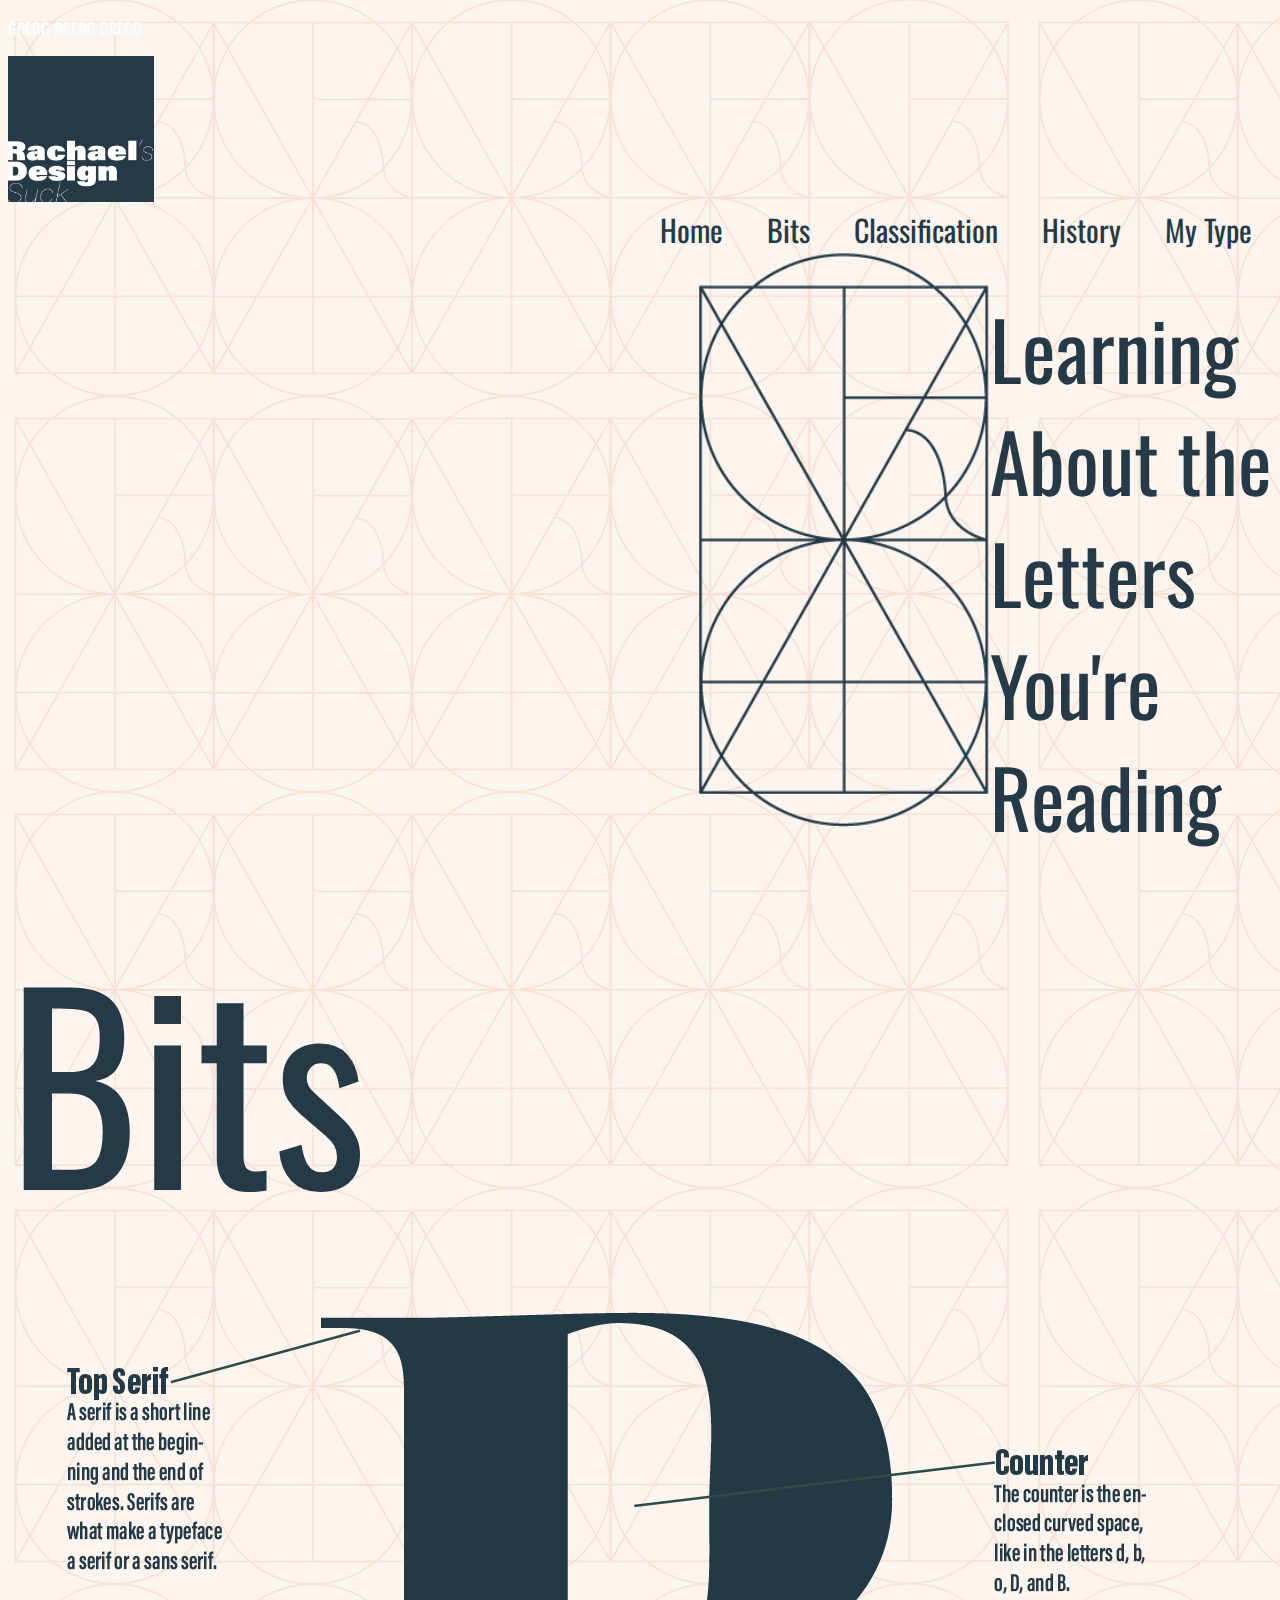
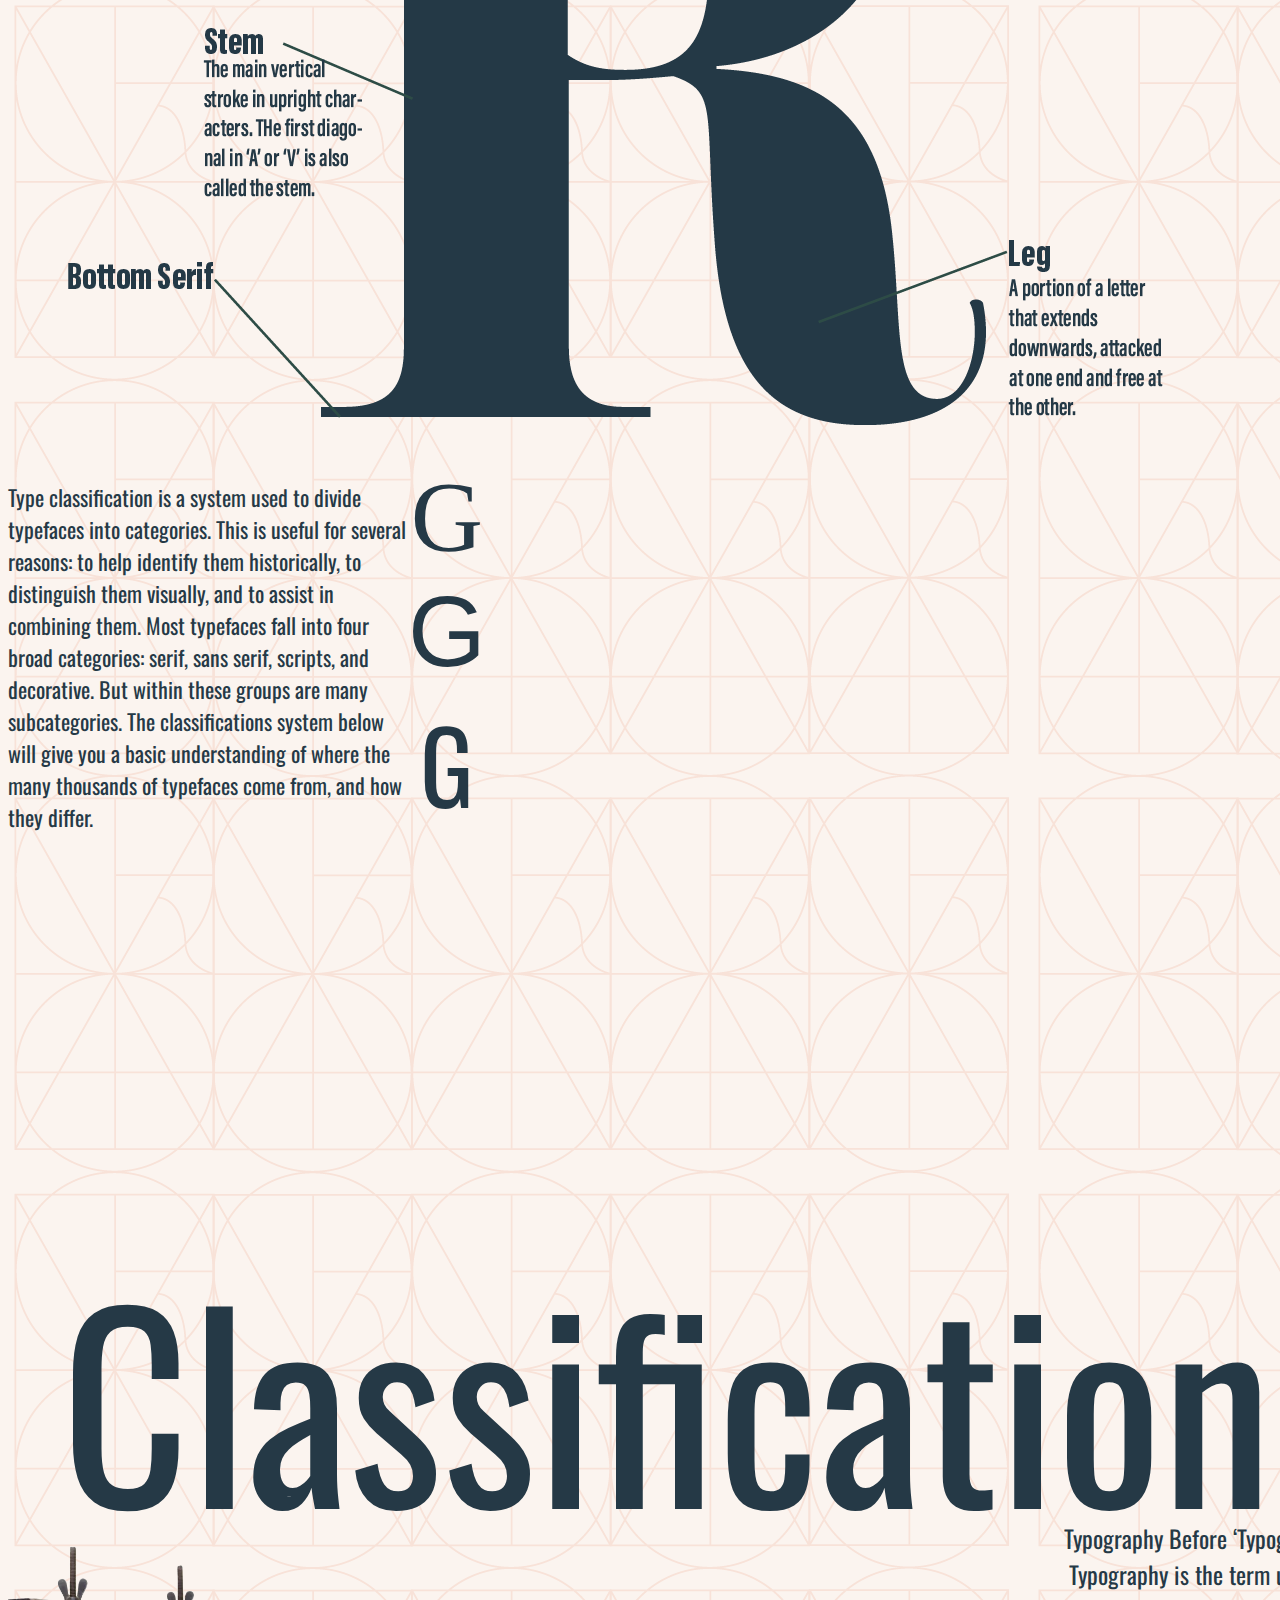
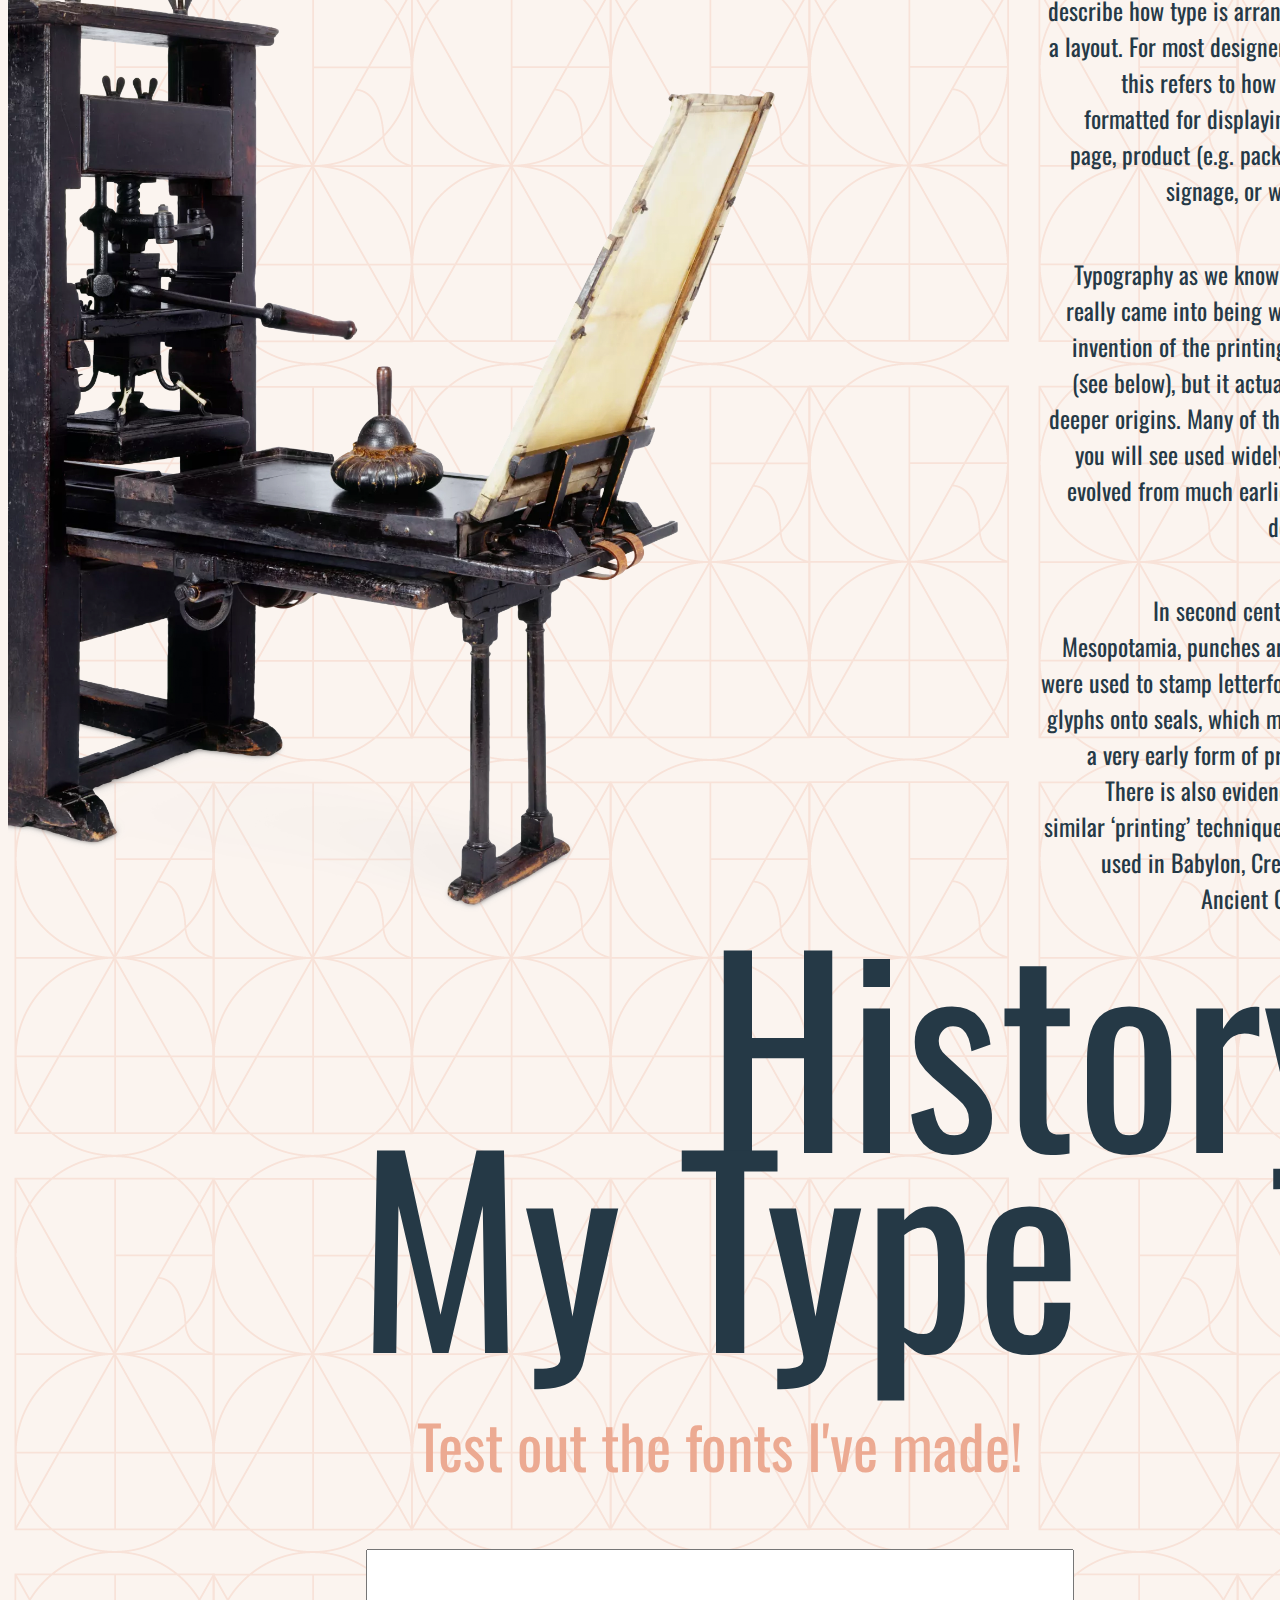
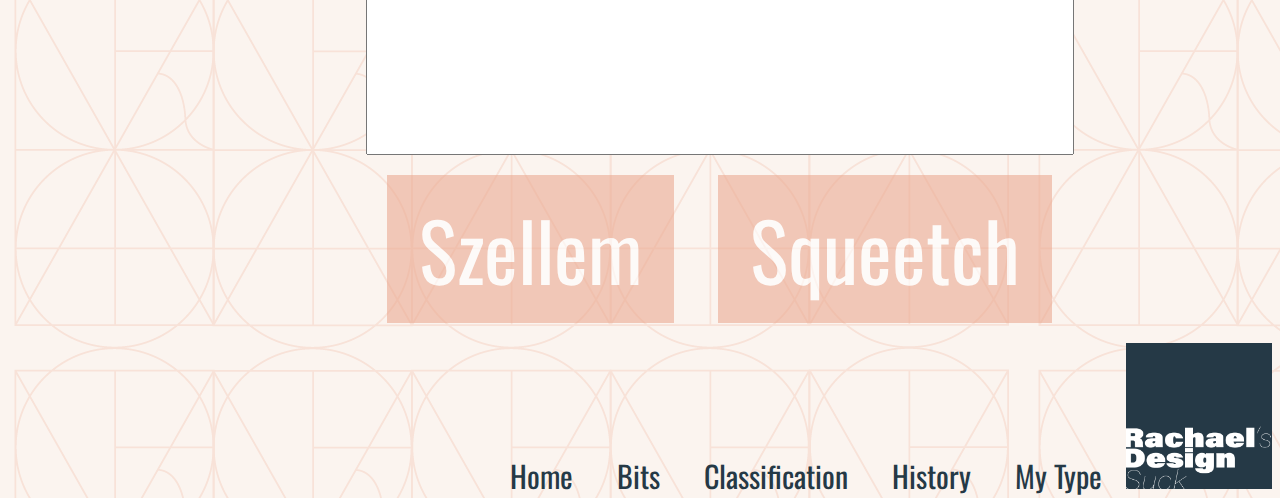
<file: LearningAboutTheLettersYoureReading/index.html>
<!DOCTYPE html>
<html>
    <head>
        <title>Learning About Letters</title>
    </head>
    <link href="css/styles.css" 
              type="text/css" 
              rel="stylesheet"/> <!-- link style sheet-->
    <link href="https://fonts.googleapis.com/css?family=Oswald" rel="stylesheet"> <!-- link style font -->
    <body>
        <div class="page">
            <p><font color="white">GREGG  GREGG  GREGG</font></p>
               <a href="index.html"><img src="img/rachaelsdesignssuck.png" width="146px"/></a> <!-- image header and link --> 

            <div class="navigation" > <!-- START navigation container-->
                <div id="nav"><a href="index.html">Home</a></div>           <div id="nav"><a href="Bits/bits.html">Bits</a></div>
                <div id="nav"><a href="Classification/classification.html">Classification</a></div>
                <div id="nav"><a href="History/history.html">History</a></div>
                <div id="nav"><a href="Mytype/mytype.html">My Type</a></div>
            </div><!-- END navigation container -->


            <div class="title"> <!--START title divs-->

                <div id="titlealign">
                    <p>Learnin<a href="img/gregg.jpg">g</a></p><p>About the </p><p>Letters</p><p>You're</p><p>Readin<a href="img/gregg2.jpg">g</a></p>
                </div>
                <img src="img/letterformImg-01.png" height="575px" align="right">
            </div> <!--END title divs-->

            <div class="bits"><!--BIT START-->
            <div class="bitpagetitle"><a href="bits.html">Bits</a></div>
            <img src="img/bits.png"></div><!--BIT END-->

            <div class="classification"><!--CLASSIFICATION START-->
                <div class="intro">
                        <p class="introtext">Type classification is a system used to divide typefaces into categories. This is useful for several reasons: to help identify them historically, to distinguish them visually, and to assist in combining them. Most typefaces fall into four broad categories: serif, sans serif, scripts, and decorative. But within these groups are many subcategories. The classifications system below will give you a basic understanding of where the many thousands of typefaces come from, and how they differ.</p>
                    <div class="letterr">
                         <div class="serif">
                             G
                         </div>
                         <div class="sansserif">
                             G
                         </div>
                         <div class="monospace">
                             <a href="grindex.html">G</a>
                         </div>
                    </div>

                    <!--video-->
                    <div class="video">
                        <iframe width="856" height="454" src="https://www.youtube.com/embed/wOgIkxAfJsk" frameborder="0" allow="accelerometer; autoplay; encrypted-media; gyroscope; picture-in-picture" allowfullscreen></iframe>

                    </div>
                </div>
                <div class="pagetitle"><a href="Classification/classification.html">Classification</a></div>
            </div><!--CLASSIFICATION END-->

            <div class="history"> <!--HISTORY START-->
                <img src="img/gutenSLut.png" align="left" width="800px" class="press"> 

            <p class="introbody">Typography Before ‘Typography’
                Typography is the term used to describe how type is arranged on a layout. For most designers now, this refers to how type is formatted for displaying on a page, product (e.g. packaging), signage, or website.</p>

            <p class="introbody">Typography as we know it only really came into being with the invention of the printing press (see below), but it actually has deeper origins. Many of the fonts you will see used widely today evolved from much earlier type designs.</p>

            <p class="introbody">In second century BC Mesopotamia, punches and dies were used to stamp letterforms or glyphs onto seals, which makes it a very early form of printing. There is also evidence that similar ‘printing’ techniques were used in Babylon, Crete, and Ancient Greece. </p>

            <div class="pagetitlehistory" align="left"><a href="History/history.html">History</a></div>
            </div> <!--HISTORY END-->
            <p> </p>

            <!--MY TYPE START-->
            <div class="mytypeindex" >
                <!--test fonts-->
                <div class="pagetitle" ><a href="Mytype/mytype.html">My Type</a></div>

                <p class="mytypetitle" align="center">Test out the fonts I've made!</p>
                <form class="typetest" align="center">

                    <input id="typetest" type="text" name="typetest">

                </form>

                <div class="button" align="center">
                <!--SZELLEMbutton-->    
                    <button id="typechange" onclick="mySzellem()">Szellem</button>

                <!--java-->
                    <script>
                        function mySzellem() {
                          document.getElementById("typetest").style.fontFamily = "szellemserif";
                        }
                    </script>
                
                <!--SZELLEM END-->
                
                <!--SQUEETCHbutton-->    
                    <button id="typechange" onclick="mySqueetch()">Squeetch</button>

                    <!--java-->
                    <script>
                        function mySqueetch() {
                            document.getElementById("typetest").style.fontFamily = "squeetchsans";
                            }
                    </script>
                <!--SQUEETCH END-->
                </div>
            </div>
            <!--NAVIGATION FOOTER START-->
            <div class="navigationfoot" > <!-- START navigation container-->
                <div id="nav"><a href="index.html">Home</a></div>           <div id="nav"><a href="Bits/bits.html">Bits</a></div>
                <div id="nav"><a href="Classification/classification.html">Classification</a></div>
                <div id="nav"><a href="History/history.html">History</a></div>
                <div id="nav"><a href="Mytype/mytype.html">My Type</a></div>
                <a href="index.html"><img src="img/rachaelsdesignssuck.png" width="146px"/></a> <!-- image header and link -->
            </div><!-- END navigation container -->
        </div>
    </body>
</html>
</file>
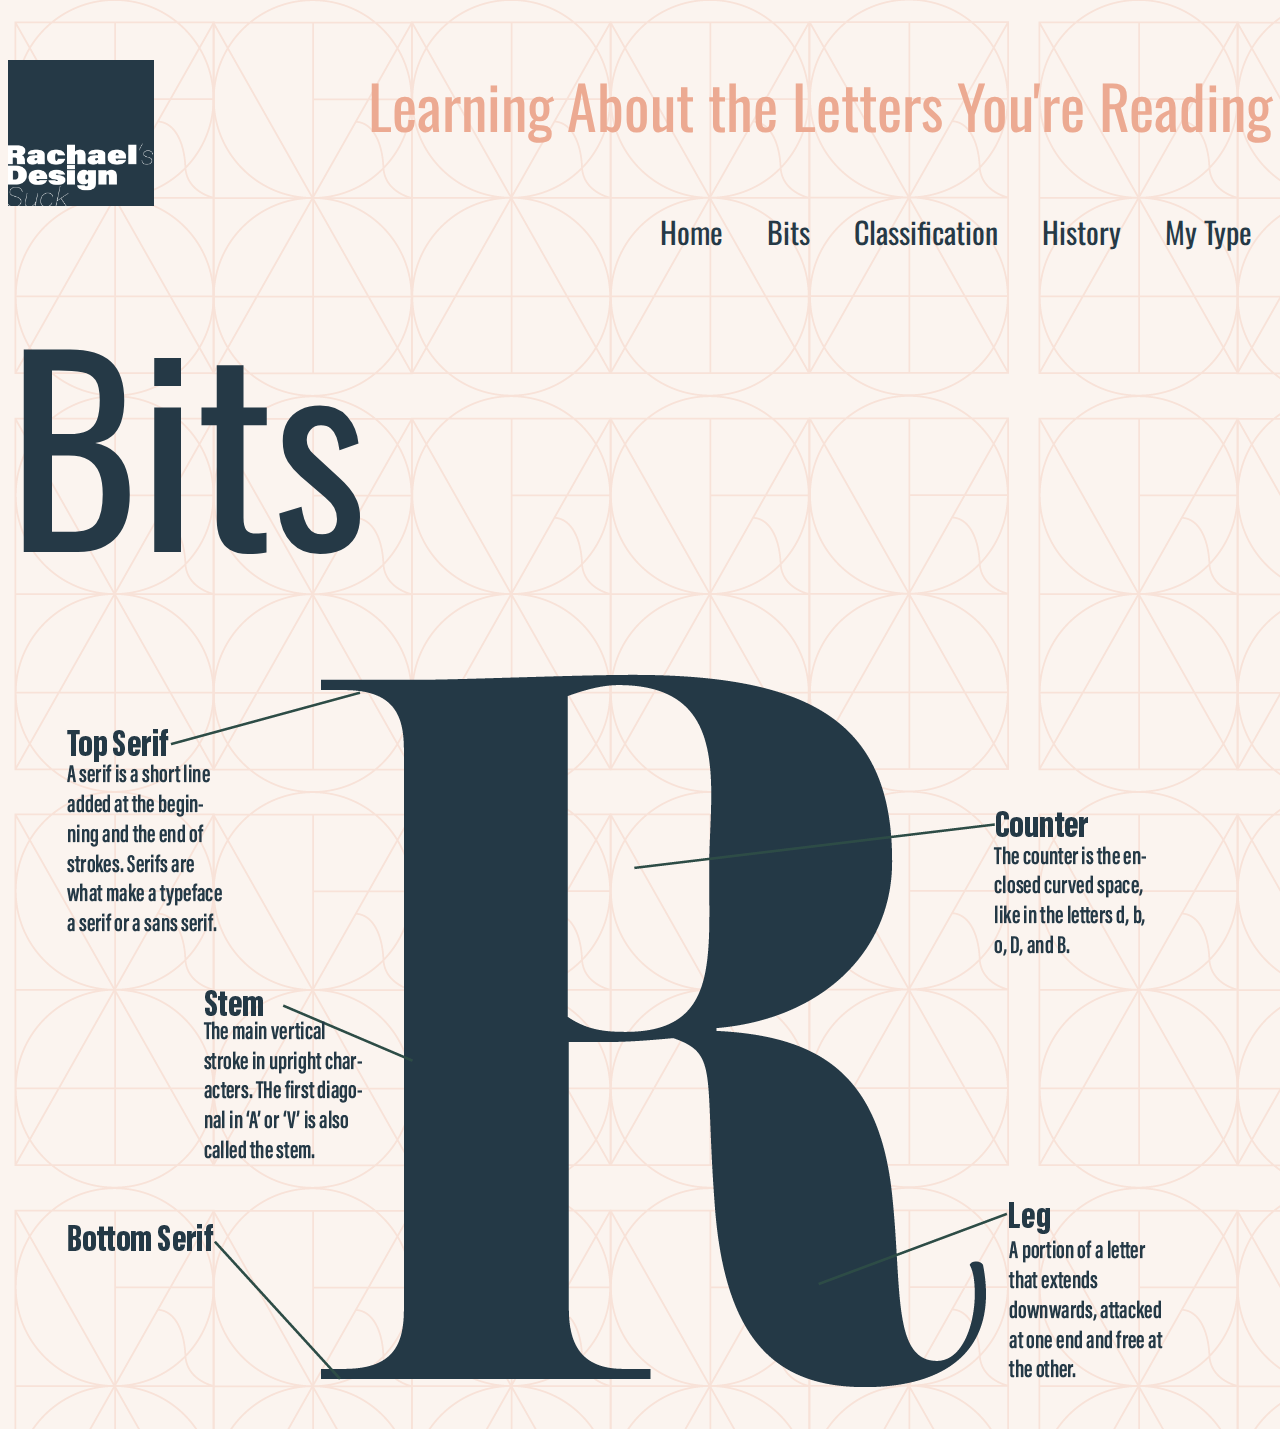
<file: LearningAboutTheLettersYoureReading/bits/bits.html>
<!DOCTYPE html>
<html>
    <head>
        <title>Bits</title>
    </head>
    <link href="css/styles.css" 
              type="text/css" 
              rel="stylesheet"/> <!-- link style sheet-->
    <link href="https://fonts.googleapis.com/css?family=Oswald" rel="stylesheet"> <!-- link style font -->
    <body>

           <a href="../index.html"><img src="img/rachaelsdesignssuck.png" width="146px" align="left"/></a>
            <!-- image header and link --> 
            <p align="right">Learning About the Letters You're Reading</p>
        
 
        <div class="navigation" > <!-- START navigation container-->
            <div id="nav"><a href="../index.html">Home</a></div>           <div id="nav"><a href="bits.html">Bits</a></div>
            <div id="nav"><a href="../Classification/classification.html">Classification</a></div>
            <div id="nav"><a href="../History/history.html">History</a></div>
            <div id="nav"><a href="../Mytype/mytype.html">My Type</a></div>
        </div><!-- END navigation container -->
       
        <div class="pagetitle"><a href="bits.html">Bits</a></div>
        <img src="img/bits.png">
        
    </body>
</html>
</file>
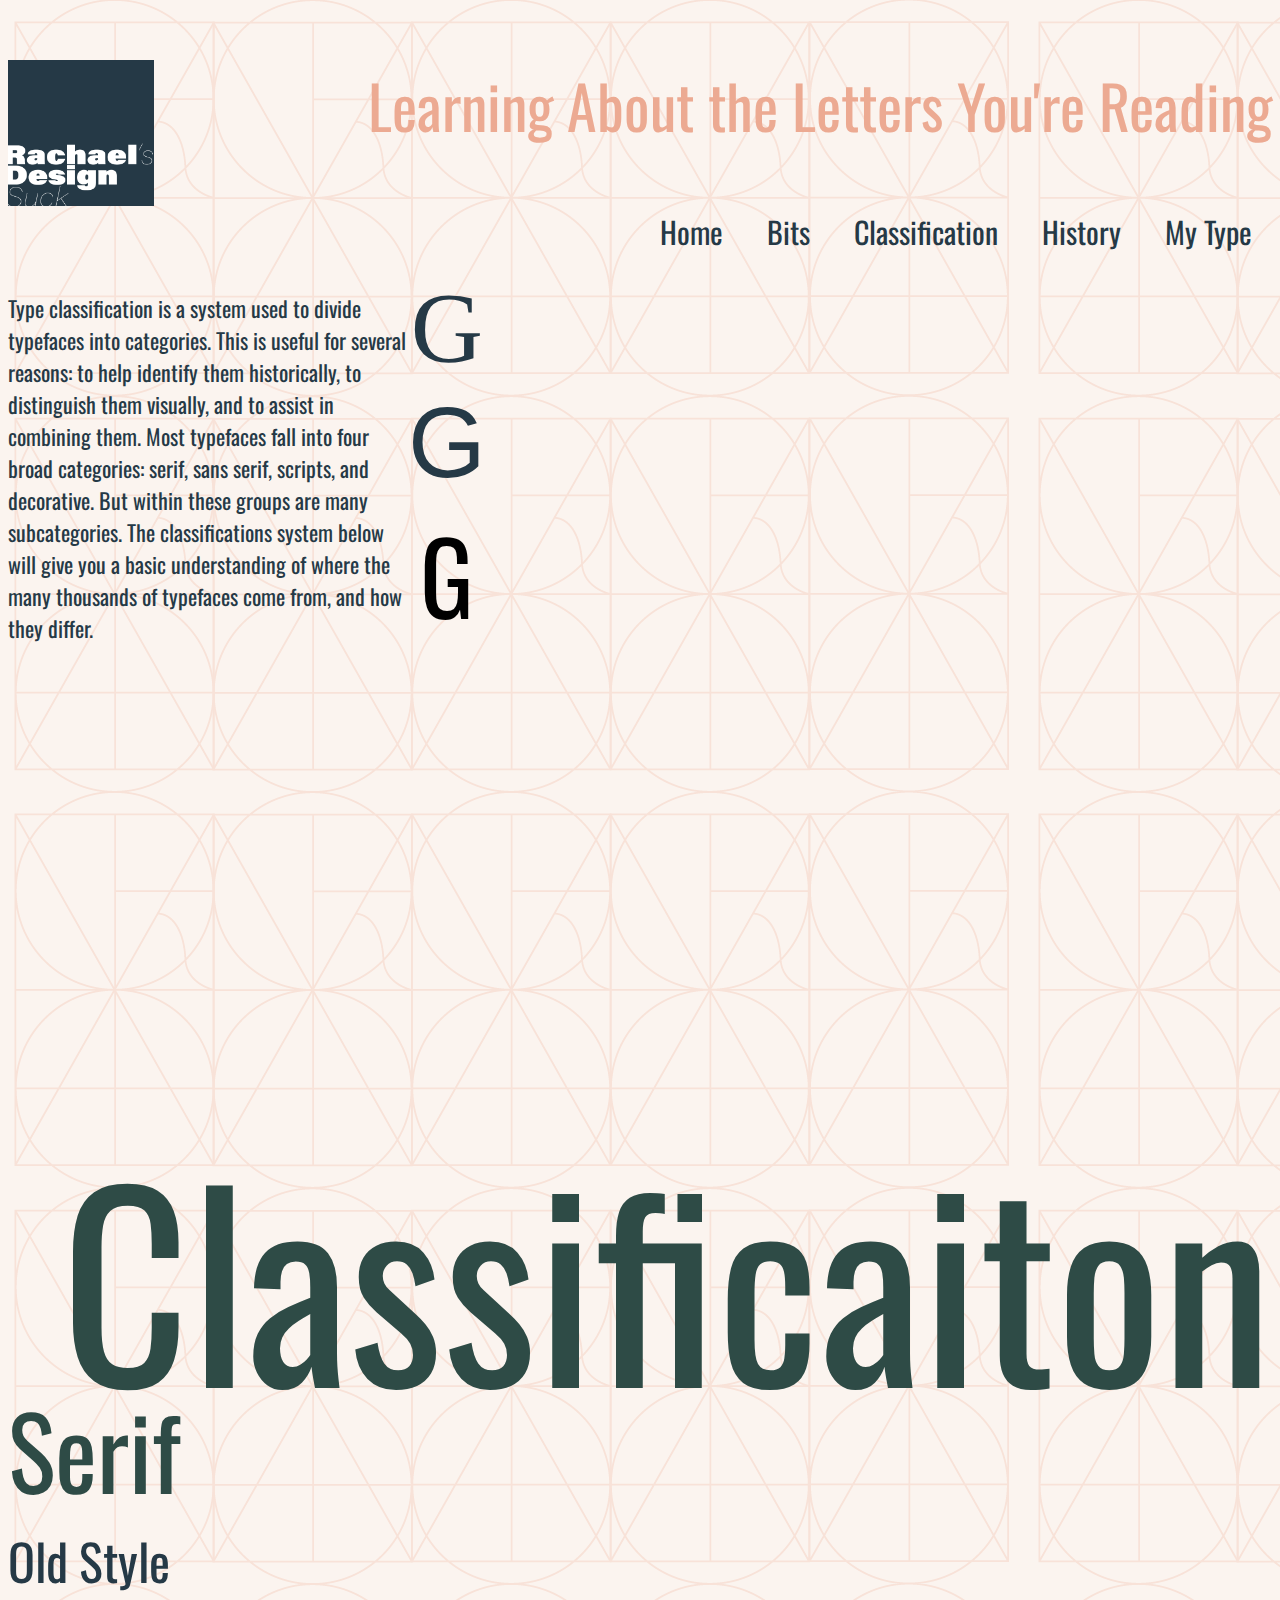
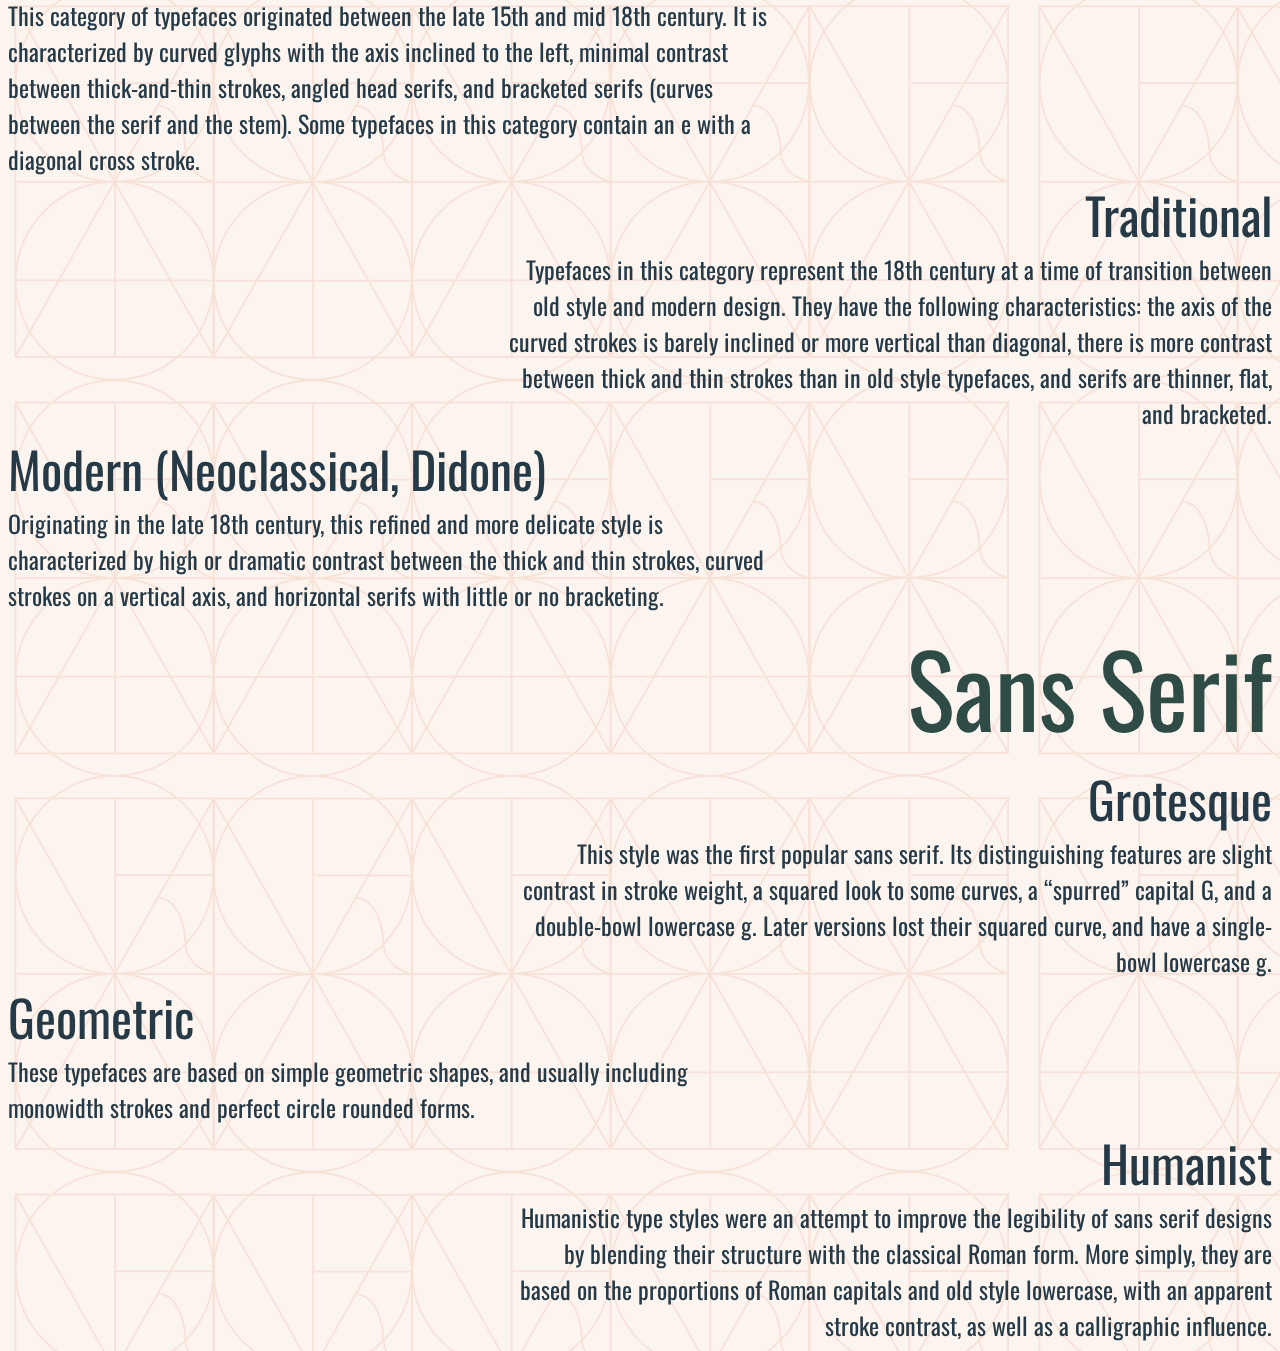
<file: LearningAboutTheLettersYoureReading/classification/classification.html>
<!DOCTYPE html>
<html>
    <head>
        <title>Classification</title>
     </head>
    <link href="css/styles.css" 
              type="text/css" 
              rel="stylesheet"/> <!-- link style sheet-->
    <link href="https://fonts.googleapis.com/css?family=Oswald" rel="stylesheet"> <!-- link style font -->
    <body>

           <a href="../index.html"><img src="img/rachaelsdesignssuck.png" width="146px" align="left"/></a>
            <!-- image header and link --> 
            <p class="title "align="right">Learning About the Letters You're Reading</p>
 
        <div class="navigation" > <!-- START navigation container-->
            <div id="nav"><a href="../index.html">Home</a></div>           <div id="nav"><a href="../Bits/bits.html">Bits</a></div>
            <div id="nav"><a href="classification.html">Classification</a></div>
            <div id="nav"><a href="../History/history.html">History</a></div>
            <div id="nav"><a href="../Mytype/mytype.html">My Type</a></div>
            <p></p>
        </div><!-- END navigation container -->
        
        <!--intro-->
        <div class="intro">
                <p class="introtext">Type classification is a system used to divide typefaces into categories. This is useful for several reasons: to help identify them historically, to distinguish them visually, and to assist in combining them. Most typefaces fall into four broad categories: serif, sans serif, scripts, and decorative. But within these groups are many subcategories. The classifications system below will give you a basic understanding of where the many thousands of typefaces come from, and how they differ.</p>
            <div class="letterr">
                 <div class="serif">
                     G
                 </div>
                 <div class="sansserif">
                     G
                 </div>
                 <div class="monospace">
                     G
                 </div>
            </div>
            
            <!--video-->
            <div class="video">
                <iframe width="896" height="504" src="https://www.youtube.com/embed/wOgIkxAfJsk" frameborder="0" allow="accelerometer; autoplay; encrypted-media; gyroscope; picture-in-picture" allowfullscreen></iframe>

            </div>
        </div>
        <!--PAGE TITLE-->
        <div class="pagetitle">Classificaiton</div>
        <div class="subtitle">Serif</div>
        <div class="subsubtitle">Old Style</div>
        <div class="bodytext">This category of typefaces originated between the late 15th and mid 18th century. It is characterized by curved glyphs with the axis inclined to the left, minimal contrast between thick-and-thin strokes, angled head serifs, and bracketed serifs (curves between the serif and the stem). Some typefaces in this category contain an e with a diagonal cross stroke.</div>
        
        <div class="subsubtitle" align="right">Traditional</div>
        <div class="bodytextright" align="right">Typefaces in this category represent the 18th century at a time of transition between old style and modern design. They have the following characteristics: the axis of the curved strokes is barely inclined or more vertical than diagonal, there is more contrast between thick and thin strokes than in old style typefaces, and serifs are thinner, flat, and bracketed.</div>
        
        <div class="subsubtitle">Modern (Neoclassical, Didone)</div>
        <div class="bodytext">Originating in the late 18th century, this refined and more delicate style is characterized by high or dramatic contrast between the thick and thin strokes, curved strokes on a vertical axis, and horizontal serifs with little or no bracketing.</div>
        
        <div class="subtitle" align="right">Sans Serif</div>
        <div class="subsubtitle" align="right">Grotesque</div>
        <div class="bodytextright" align="right">This style was the first popular sans serif. Its distinguishing features are slight contrast in stroke weight, a squared look to some curves, a “spurred” capital G, and a double-bowl lowercase g. Later versions lost their squared curve, and have a single-bowl lowercase g.</div>
        
        <div class="subsubtitle">Geometric</div>
        <div class="bodytext">These typefaces are based on simple geometric shapes, and usually including monowidth strokes and perfect circle rounded forms.</div>
        
        <div class="subsubtitle" align="right">Humanist</div>
        <div class="bodytextright" align="right">Humanistic type styles were an attempt to improve the legibility of sans serif designs by blending their structure with the classical Roman form. More simply, they are based on the proportions of Roman capitals and old style lowercase, with an apparent stroke contrast, as well as a calligraphic influence.</div>
        
        
    </body>
</html>
</file>
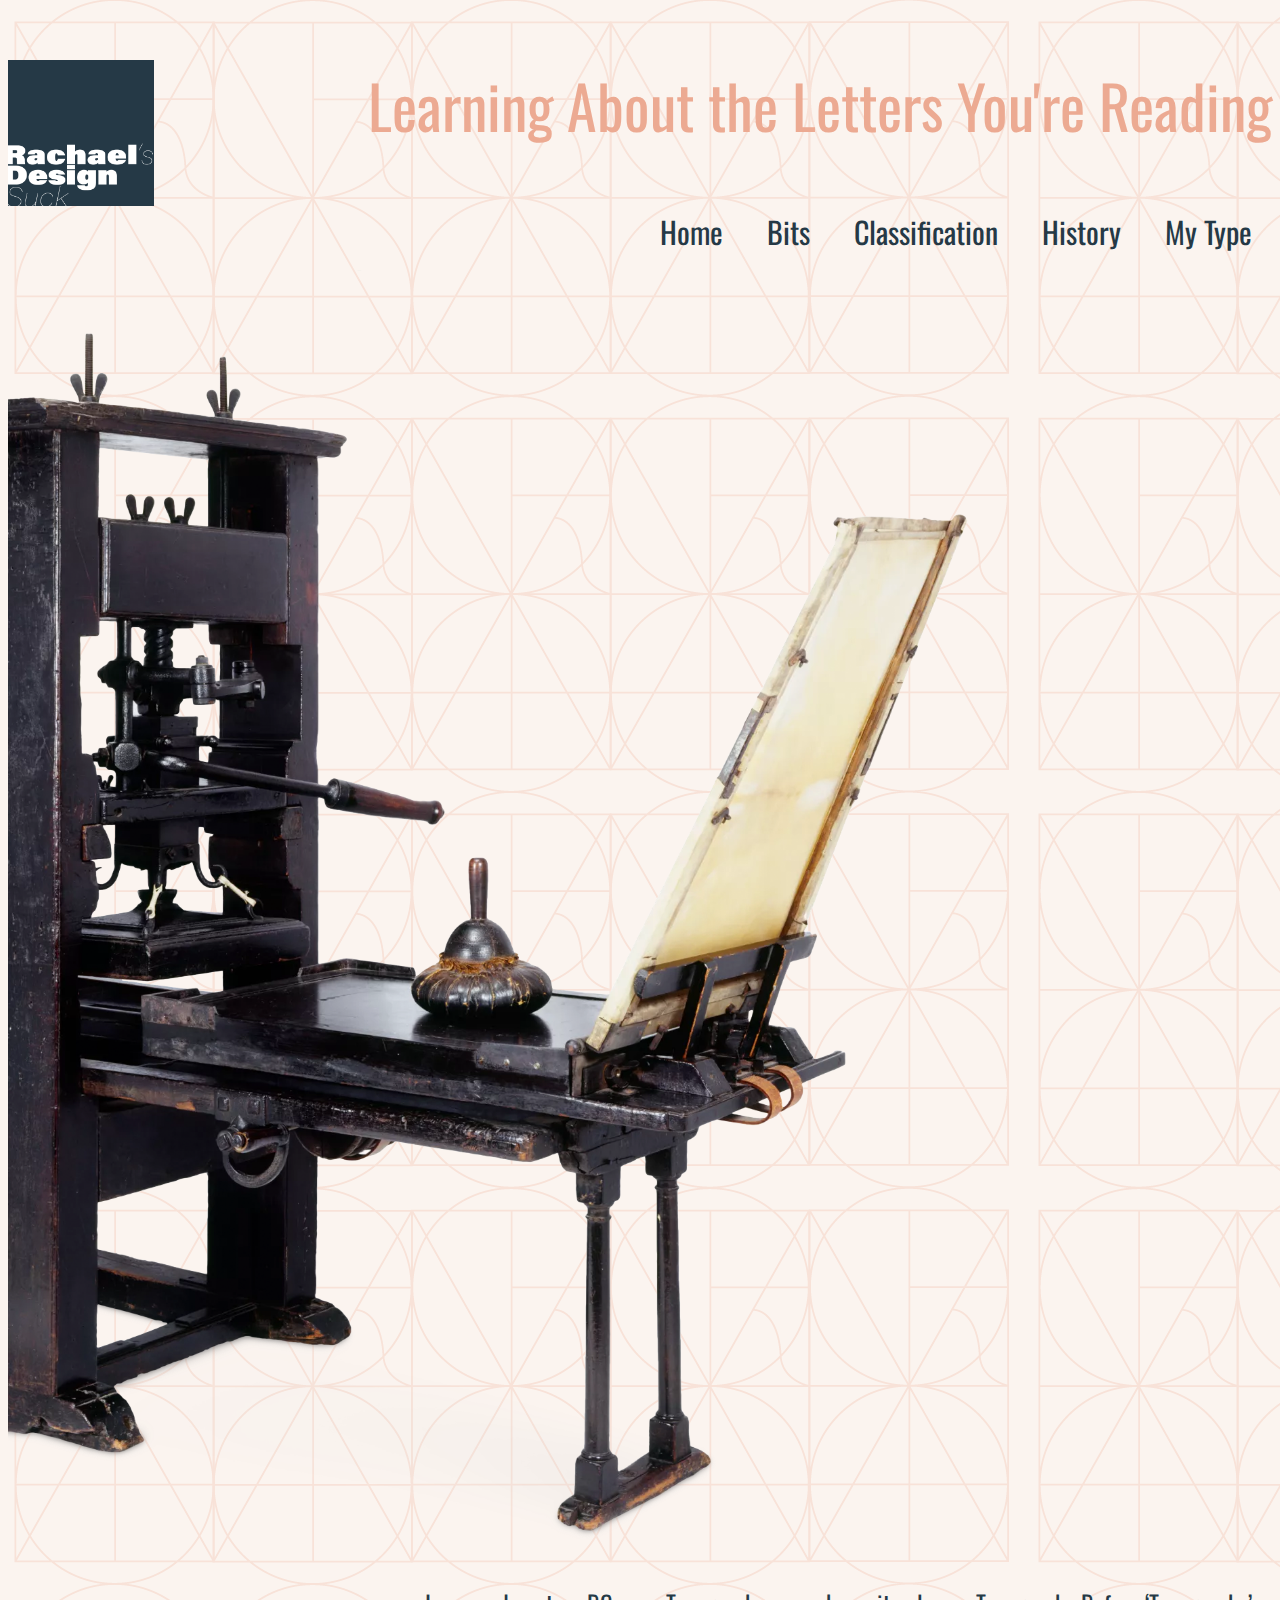
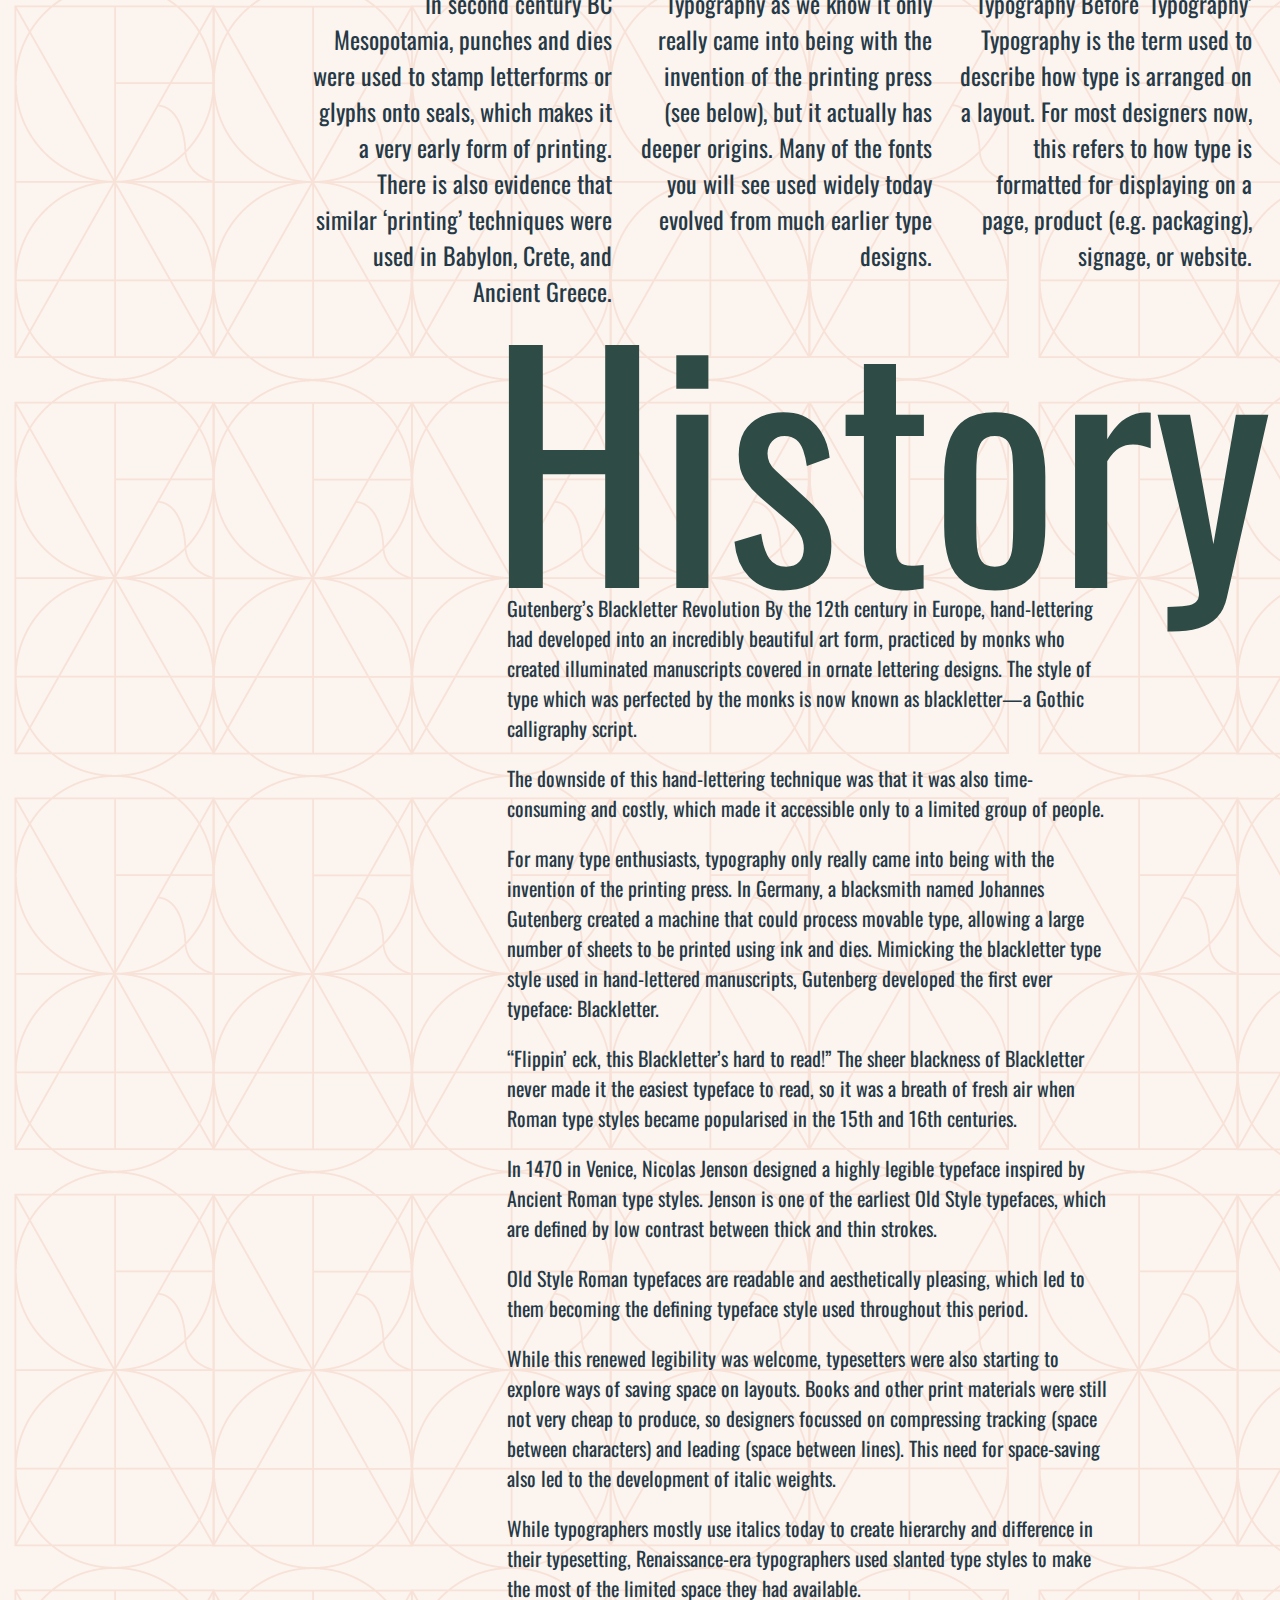
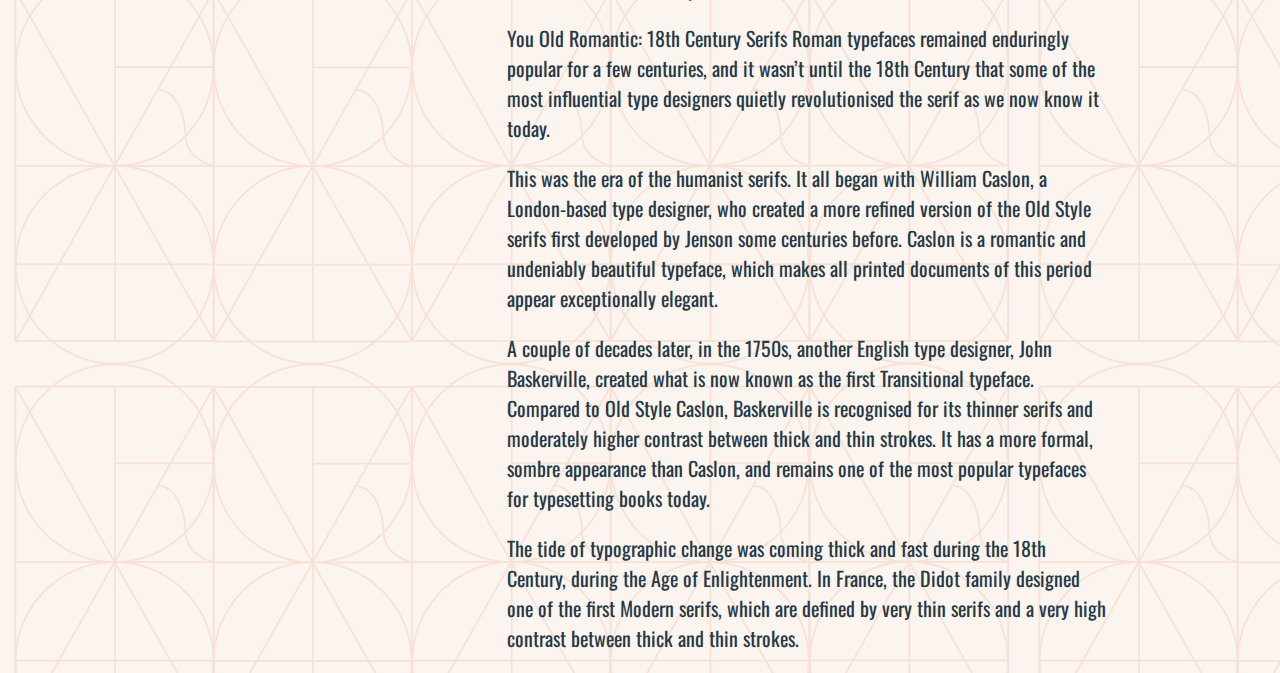
<file: LearningAboutTheLettersYoureReading/history/history.html>
<!DOCTYPE html>
<html>
    <head>
        <title>History</title>
    </head>
    <link href="css/styles.css" 
              type="text/css" 
              rel="stylesheet"/> <!-- link style sheet-->
    <link href="https://fonts.googleapis.com/css?family=Oswald" rel="stylesheet"> <!-- link style font -->
    <body>

           <a href="../index.html"><img src="img/rachaelsdesignssuck.png" width="146px" align="left"/></a>
            <!-- image header and link --> 
            <p class="title" align="right">Learning About the Letters You're Reading</p>
 
        <div class="navigation" > <!-- START navigation container-->
            <div id="nav"><a href="../index.html">Home</a></div>           <div id="nav"><a href="../Bits/bits.html">Bits</a></div>
            <div id="nav"><a href="../Classification/classification.html">Classification</a></div>
            <div id="nav"><a href="history.html">History</a></div>
            <div id="nav"><a href="../Mytype/mytype.html">My Type</a></div>
        </div><!-- END navigation container -->
        <p></p>
        <img src="img/gutenberg.png" align="left" width="1000px" class="press"> 
        
        <p class="introbody">Typography Before ‘Typography’
            Typography is the term used to describe how type is arranged on a layout. For most designers now, this refers to how type is formatted for displaying on a page, product (e.g. packaging), signage, or website.</p>

        <p class="introbody">Typography as we know it only really came into being with the invention of the printing press (see below), but it actually has deeper origins. Many of the fonts you will see used widely today evolved from much earlier type designs.</p>

        <p class="introbody">In second century BC Mesopotamia, punches and dies were used to stamp letterforms or glyphs onto seals, which makes it a very early form of printing. There is also evidence that similar ‘printing’ techniques were used in Babylon, Crete, and Ancient Greece. </p>
        
        <div class="pagetitle">History</div>
        
        <div class="bodytext">
            <p>Gutenberg’s Blackletter Revolution
            By the 12th century in Europe, hand-lettering had developed into an incredibly beautiful art form, practiced by monks who created illuminated manuscripts covered in ornate lettering designs. The style of type which was perfected by the monks is now known as blackletter—a Gothic calligraphy script.</p>
            <p>The downside of this hand-lettering technique was that it was also time-consuming and costly, which made it accessible only to a limited group of people.</p>

            <p>For many type enthusiasts, typography only really came into being with the invention of the printing press. In Germany, a blacksmith named Johannes Gutenberg created a machine that could process movable type, allowing a large number of sheets to be printed using ink and dies. Mimicking the blackletter type style used in hand-lettered manuscripts, Gutenberg developed the first ever typeface: Blackletter. </p>

            <p>“Flippin’ eck, this Blackletter’s hard to read!”
            The sheer blackness of Blackletter never made it the easiest typeface to read, so it was a breath of fresh air when Roman type styles became popularised in the 15th and 16th centuries. </p>

            <p>In 1470 in Venice, Nicolas Jenson designed a highly legible typeface inspired by Ancient Roman type styles. Jenson is one of the earliest Old Style typefaces, which are defined by low contrast between thick and thin strokes.</p>

            <p>Old Style Roman typefaces are readable and aesthetically pleasing, which led to them becoming the defining typeface style used throughout this period. </p>

            <p>While this renewed legibility was welcome, typesetters were also starting to explore ways of saving space on layouts. Books and other print materials were still not very cheap to produce, so designers focussed on compressing tracking (space between characters) and leading (space between lines). This need for space-saving also led to the development of italic weights. </p>

            <p>While typographers mostly use italics today to create hierarchy and difference in their typesetting, Renaissance-era typographers used slanted type styles to make the most of the limited space they had available.</p>

            <p>You Old Romantic: 18th Century Serifs
            Roman typefaces remained enduringly popular for a few centuries, and it wasn’t until the 18th Century that some of the most influential type designers quietly revolutionised the serif as we now know it today. </p>

            <p>This was the era of the humanist serifs. It all began with William Caslon, a London-based type designer, who created a more refined version of the Old Style serifs first developed by Jenson some centuries before. Caslon is a romantic and undeniably beautiful typeface, which makes all printed documents of this period appear exceptionally elegant. </p>

            <p>A couple of decades later, in the 1750s, another English type designer, John Baskerville, created what is now known as the first Transitional typeface. Compared to Old Style Caslon, Baskerville is recognised for its thinner serifs and moderately higher contrast between thick and thin strokes. It has a more formal, sombre appearance than Caslon, and remains one of the most popular typefaces for typesetting books today. </p>

            <p>The tide of typographic change was coming thick and fast during the 18th Century, during the Age of Enlightenment. In France, the Didot family designed one of the first Modern serifs, which are defined by very thin serifs and a very high contrast between thick and thin strokes.</p>
        </div>

    </body>
</html>
</file>
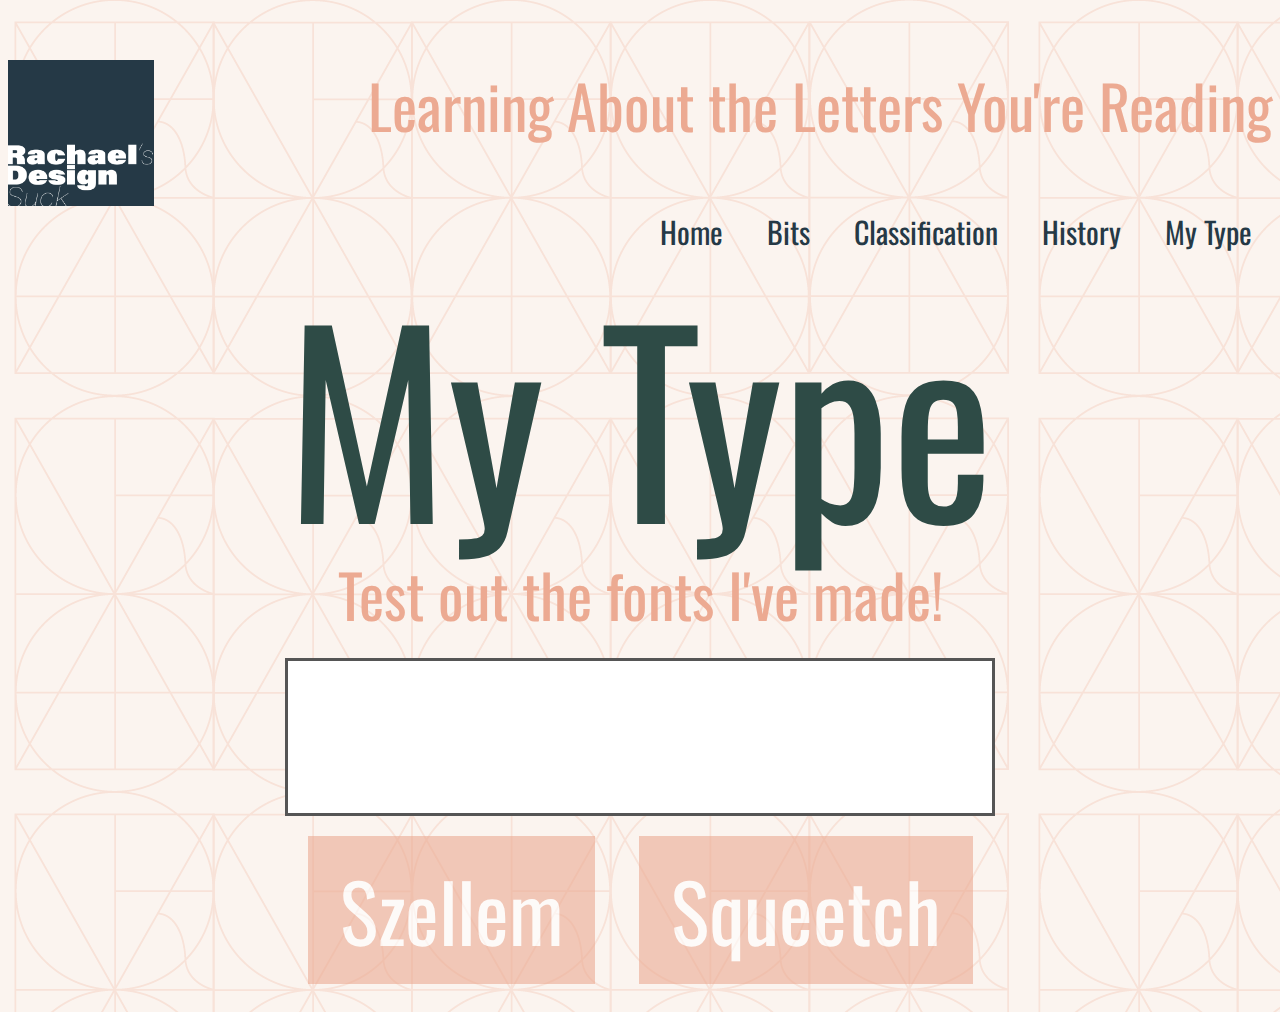
<file: LearningAboutTheLettersYoureReading/mytype/mytype.html>
<!DOCTYPE html>
<html>
    <head>
        <title>My Type</title>
    </head>
    <link href="css/styles.css" 
              type="text/css" 
              rel="stylesheet"/> <!-- link style sheet-->
    <link href="https://fonts.googleapis.com/css?family=Oswald" rel="stylesheet"> <!-- link style font -->
    <body>
           <a href="../index.html"><img src="img/rachaelsdesignssuck.png" width="146px" align="left"/></a>
            <!-- image header and link --> 
            <p align="right">Learning About the Letters You're Reading</p>
 
        <div class="navigation" > <!-- START navigation container-->
            <div id="nav"><a href="../index.html">Home</a></div>           <div id="nav"><a href="../Bits/bits.html">Bits</a></div>
            <div id="nav"><a href="../Classification/classification.html">Classification</a></div>
            <div id="nav"><a href="../History/history.html">History</a></div>
            <div id="nav"><a href="mytype.html">My Type</a></div>
        </div><!-- END navigation container -->
        
        
        <!--test fonts-->
        <p class="greentitle">My Type</p>
        <p class="testtitle" align="center">Test out the fonts I've made!</p>
        <form class="typetest" align="center">
  
            <input id="typetest" type="text" name="typetest" autofocus>
  
        </form>

        <div class="button" align="center">
        <!--SZELLEMbutton-->    
            <button id="szellemtypechange" onclick="mySzellem()">Szellem</button>
            
        <!--java-->
            <script>
                function mySzellem() {
                  document.getElementById("typetest").style.fontFamily = "Szellem";
                }
            </script>
        <!--SZELLEM END-->
            
        <!--SQUEETCHbutton-->    
            <button id="squeetchtypechange" onclick="mySqueetch()">Squeetch</button>
            
                <!--java-->
            <script>
                function mySqueetch() {
                    document.getElementById("typetest").style.fontFamily = "Squeetch Sans";
                    }
            </script>
        <!--SQUEETCH END-->

        </div>
    </body>
</html>
</file>
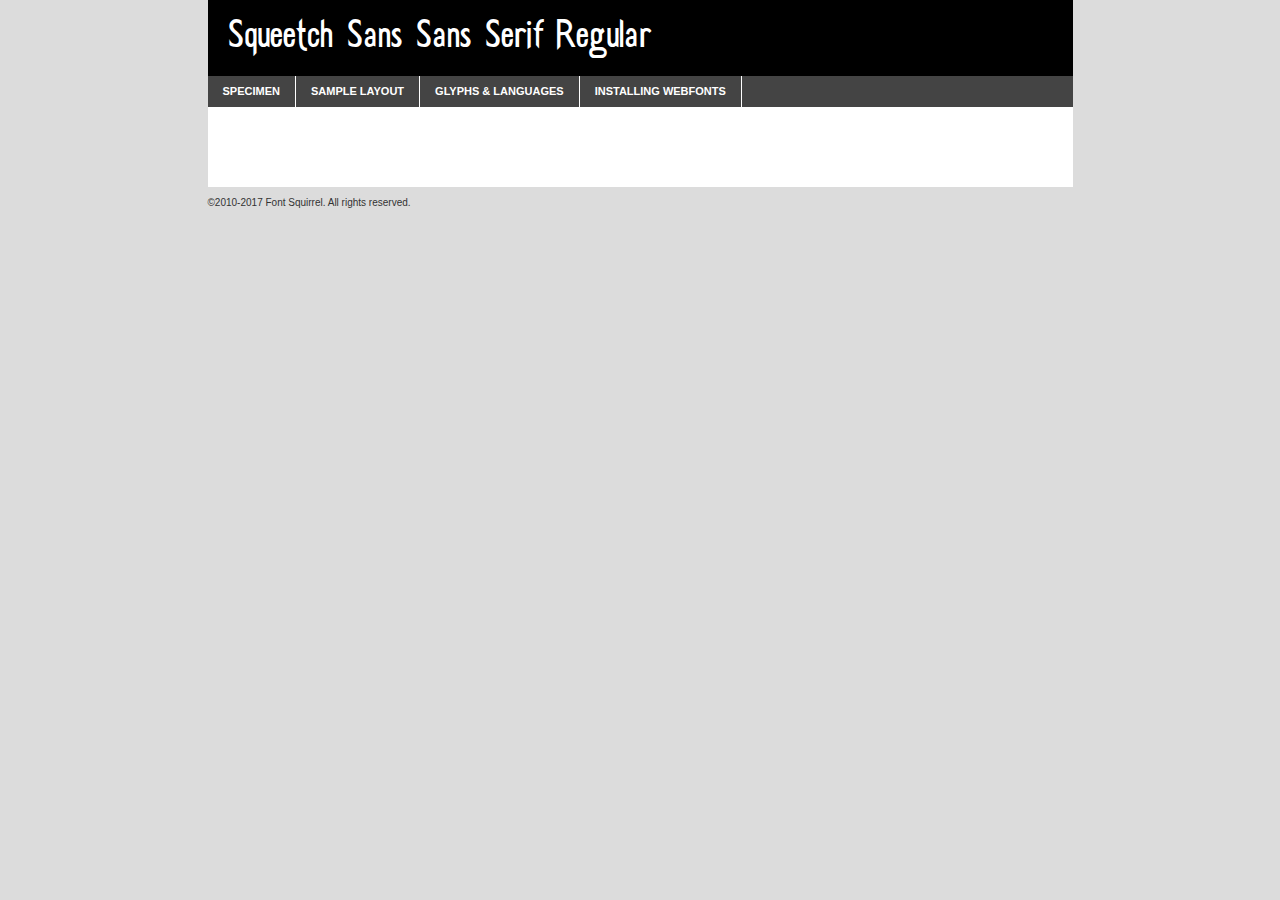
<file: LearningAboutTheLettersYoureReading/css/fonts/squeetchsans-demo.html>
<!DOCTYPE html PUBLIC "-//W3C//DTD XHTML 1.0 Transitional//EN"
	"http://www.w3.org/TR/xhtml1/DTD/xhtml1-transitional.dtd">

<html xmlns="http://www.w3.org/1999/xhtml" xml:lang="en" lang="en">
<head>
	<meta http-equiv="Content-Type" content="text/html; charset=utf-8" />
	<script src="http://ajax.googleapis.com/ajax/libs/jquery/1.7.2/jquery.min.js" type="text/javascript" charset="utf-8"></script>
	<script type="text/javascript">
	(function($){$.fn.easyTabs=function(option){var param=jQuery.extend({fadeSpeed:"fast",defaultContent:1,activeClass:'active'},option);$(this).each(function(){var thisId="#"+this.id;if(param.defaultContent==''){param.defaultContent=1;}
	if(typeof param.defaultContent=="number")
	{var defaultTab=$(thisId+" .tabs li:eq("+(param.defaultContent-1)+") a").attr('href').substr(1);}else{var defaultTab=param.defaultContent;}
	$(thisId+" .tabs li a").each(function(){var tabToHide=$(this).attr('href').substr(1);$("#"+tabToHide).addClass('easytabs-tab-content');});hideAll();changeContent(defaultTab);function hideAll(){$(thisId+" .easytabs-tab-content").hide();}
	function changeContent(tabId){hideAll();$(thisId+" .tabs li").removeClass(param.activeClass);$(thisId+" .tabs li a[href=#"+tabId+"]").closest('li').addClass(param.activeClass);if(param.fadeSpeed!="none")
	{$(thisId+" #"+tabId).fadeIn(param.fadeSpeed);}else{$(thisId+" #"+tabId).show();}}
	$(thisId+" .tabs li").click(function(){var tabId=$(this).find('a').attr('href').substr(1);changeContent(tabId);return false;});});}})(jQuery);
	</script>
	<link rel="stylesheet" href="specimen_files/specimen_stylesheet.css" type="text/css" charset="utf-8" />
	<link rel="stylesheet" href="stylesheet.css" type="text/css" charset="utf-8" />

	<style type="text/css">
					body{
				font-family: 'squeetch_sanssans_serif';
							}
		</style>

	<title>Squeetch Sans Sans Serif Regular Specimen</title>
	
	
	<script type="text/javascript" charset="utf-8">
		$(document).ready(function() {
			$('#container').easyTabs({defaultContent:1});
		});
	</script>
</head>

<body>
<div id="container">
	<div id="header">
		Squeetch Sans Sans Serif Regular	</div>
	<ul class="tabs">
		<li><a href="#specimen">Specimen</a></li>
		<li><a href="#layout">Sample Layout</a></li>
				<li><a href="#glyphs">Glyphs &amp; Languages</a></li>
		<li><a href="#installing">Installing Webfonts</a></li>
		
	</ul>
	
	<div id="main_content">

		
			<div id="specimen">
		
				<div class="section">
					<div class="grid12 firstcol">
						<div class="huge">AaBb</div>
					</div>
				</div>
		
				<div class="section">
					<div class="glyph_range">A&#x200B;B&#x200b;C&#x200b;D&#x200b;E&#x200b;F&#x200b;G&#x200b;H&#x200b;I&#x200b;J&#x200b;K&#x200b;L&#x200b;M&#x200b;N&#x200b;O&#x200b;P&#x200b;Q&#x200b;R&#x200b;S&#x200b;T&#x200b;U&#x200b;V&#x200b;W&#x200b;X&#x200b;Y&#x200b;Z&#x200b;a&#x200b;b&#x200b;c&#x200b;d&#x200b;e&#x200b;f&#x200b;g&#x200b;h&#x200b;i&#x200b;j&#x200b;k&#x200b;l&#x200b;m&#x200b;n&#x200b;o&#x200b;p&#x200b;q&#x200b;r&#x200b;s&#x200b;t&#x200b;u&#x200b;v&#x200b;w&#x200b;x&#x200b;y&#x200b;z&#x200b;1&#x200b;2&#x200b;3&#x200b;4&#x200b;5&#x200b;6&#x200b;7&#x200b;8&#x200b;9&#x200b;0&#x200b;&amp;&#x200b;.&#x200b;,&#x200b;?&#x200b;!&#x200b;&#64;&#x200b;(&#x200b;)&#x200b;#&#x200b;$&#x200b;%&#x200b;*&#x200b;+&#x200b;-&#x200b;=&#x200b;:&#x200b;;</div>
				</div>
				<div class="section">
					<div class="grid12 firstcol">
						<table class="sample_table">
							<tr><td>10</td><td class="size10">abcdefghijklmnopqrstuvwxyzABCDEFGHIJKLMNOPQRSTUVWXYZ0123456789abcdefghijklmnopqrstuvwxyzABCDEFGHIJKLMNOPQRSTUVWXYZ0123456789abcdefghijklmnopqrstuvwxyzABCDEFGHIJKLMNOPQRSTUVWXYZ</td></tr>
							<tr><td>11</td><td class="size11">abcdefghijklmnopqrstuvwxyzABCDEFGHIJKLMNOPQRSTUVWXYZ0123456789abcdefghijklmnopqrstuvwxyzABCDEFGHIJKLMNOPQRSTUVWXYZ0123456789abcdefghijklmnopqrstuvwxyzABCDEFGHIJKLMNOPQRSTUVWXYZ</td></tr>
							<tr><td>12</td><td class="size12">abcdefghijklmnopqrstuvwxyzABCDEFGHIJKLMNOPQRSTUVWXYZ0123456789abcdefghijklmnopqrstuvwxyzABCDEFGHIJKLMNOPQRSTUVWXYZ0123456789abcdefghijklmnopqrstuvwxyzABCDEFGHIJKLMNOPQRSTUVWXYZ</td></tr>
							<tr><td>13</td><td class="size13">abcdefghijklmnopqrstuvwxyzABCDEFGHIJKLMNOPQRSTUVWXYZ0123456789abcdefghijklmnopqrstuvwxyzABCDEFGHIJKLMNOPQRSTUVWXYZ0123456789abcdefghijklmnopqrstuvwxyzABCDEFGHIJKLMNOPQRSTUVWXYZ</td></tr>
							<tr><td>14</td><td class="size14">abcdefghijklmnopqrstuvwxyzABCDEFGHIJKLMNOPQRSTUVWXYZ0123456789abcdefghijklmnopqrstuvwxyzABCDEFGHIJKLMNOPQRSTUVWXYZ0123456789abcdefghijklmnopqrstuvwxyzABCDEFGHIJKLMNOPQRSTUVWXYZ</td></tr>
							<tr><td>16</td><td class="size16">abcdefghijklmnopqrstuvwxyzABCDEFGHIJKLMNOPQRSTUVWXYZ0123456789abcdefghijklmnopqrstuvwxyzABCDEFGHIJKLMNOPQRSTUVWXYZ</td></tr>
							<tr><td>18</td><td class="size18">abcdefghijklmnopqrstuvwxyzABCDEFGHIJKLMNOPQRSTUVWXYZ0123456789abcdefghijklmnopqrstuvwxyzABCDEFGHIJKLMNOPQRSTUVWXYZ</td></tr>
							<tr><td>20</td><td class="size20">abcdefghijklmnopqrstuvwxyzABCDEFGHIJKLMNOPQRSTUVWXYZ0123456789abcdefghijklmnopqrstuvwxyzABCDEFGHIJKLMNOPQRSTUVWXYZ</td></tr>
							<tr><td>24</td><td class="size24">abcdefghijklmnopqrstuvwxyzABCDEFGHIJKLMNOPQRSTUVWXYZ0123456789abcdefghijklmnopqrstuvwxyzABCDEFGHIJKLMNOPQRSTUVWXYZ</td></tr>
							<tr><td>30</td><td class="size30">abcdefghijklmnopqrstuvwxyzABCDEFGHIJKLMNOPQRSTUVWXYZ0123456789abcdefghijklmnopqrstuvwxyzABCDEFGHIJKLMNOPQRSTUVWXYZ</td></tr>
							<tr><td>36</td><td class="size36">abcdefghijklmnopqrstuvwxyzABCDEFGHIJKLMNOPQRSTUVWXYZ0123456789abcdefghijklmnopqrstuvwxyzABCDEFGHIJKLMNOPQRSTUVWXYZ</td></tr>
							<tr><td>48</td><td class="size48">abcdefghijklmnopqrstuvwxyzABCDEFGHIJKLMNOPQRSTUVWXYZ0123456789abcdefghijklmnopqrstuvwxyzABCDEFGHIJKLMNOPQRSTUVWXYZ</td></tr>
							<tr><td>60</td><td class="size60">abcdefghijklmnopqrstuvwxyzABCDEFGHIJKLMNOPQRSTUVWXYZ0123456789abcdefghijklmnopqrstuvwxyzABCDEFGHIJKLMNOPQRSTUVWXYZ</td></tr>
							<tr><td>72</td><td class="size72">abcdefghijklmnopqrstuvwxyzABCDEFGHIJKLMNOPQRSTUVWXYZ0123456789abcdefghijklmnopqrstuvwxyzABCDEFGHIJKLMNOPQRSTUVWXYZ</td></tr>
							<tr><td>90</td><td class="size90">abcdefghijklmnopqrstuvwxyzABCDEFGHIJKLMNOPQRSTUVWXYZ0123456789abcdefghijklmnopqrstuvwxyzABCDEFGHIJKLMNOPQRSTUVWXYZ</td></tr>
						</table>
				
					</div>
			
				</div>
		
		
		
								<div class="section" id="bodycomparison">


										<div id="xheight">
				<div class="fontbody">&#x25FC;&#x25FC;&#x25FC;&#x25FC;&#x25FC;&#x25FC;&#x25FC;&#x25FC;&#x25FC;&#x25FC;&#x25FC;&#x25FC;&#x25FC;&#x25FC;&#x25FC;&#x25FC;&#x25FC;&#x25FC;&#x25FC;&#x25FC;&#x25FC;&#x25FC;&#x25FC;&#x25FC;&#x25FC;&#x25FC;&#x25FC;&#x25FC;&#x25FC;&#x25FC;&#x25FC;&#x25FC;&#x25FC;&#x25FC;&#x25FC;&#x25FC;&#x25FC;&#x25FC;&#x25FC;&#x25FC;&#x25FC;&#x25FC;&#x25FC;&#x25FC;&#x25FC;&#x25FC;&#x25FC;&#x25FC;&#x25FC;&#x25FC;&#x25FC;&#x25FC;&#x25FC;&#x25FC;&#x25FC;&#x25FC;&#x25FC;&#x25FC;&#x25FC;&#x25FC;&#x25FC;&#x25FC;&#x25FC;&#x25FC;&#x25FC;&#x25FC;&#x25FC;&#x25FC;&#x25FC;&#x25FC;&#x25FC;&#x25FC;&#x25FC;&#x25FC;&#x25FC;&#x25FC;&#x25FC;&#x25FC;&#x25FC;&#x25FC;&#x25FC;&#x25FC;&#x25FC;&#x25FC;&#x25FC;&#x25FC;&#x25FC;&#x25FC;&#x25FC;&#x25FC;&#x25FC;&#x25FC;&#x25FC;&#x25FC;&#x25FC;&#x25FC;&#x25FC;&#x25FC;&#x25FC;body</div><div class="arialbody">body</div><div class="verdanabody">body</div><div class="georgiabody">body</div></div>
										<div class="fontbody" style="z-index:1">
											body<span>Squeetch Sans Sans Serif Regular</span>
										</div>
										<div class="arialbody" style="z-index:1">
											body<span>Arial</span>
										</div>
										<div class="verdanabody" style="z-index:1">
											body<span>Verdana</span>
										</div>
										<div class="georgiabody" style="z-index:1">
											body<span>Georgia</span>
										</div>



								</div>
		
		
				<div class="section psample psample_row1" id="">
					
					<div class="grid2 firstcol">
						<p class="size10"><span>10.</span>Aenean lacinia bibendum nulla sed consectetur. Fusce dapibus, tellus ac cursus commodo, tortor mauris condimentum nibh, ut fermentum massa justo sit amet risus. Nullam id dolor id nibh ultricies vehicula ut id elit. Cum sociis natoque penatibus et magnis dis parturient montes, nascetur ridiculus mus. Nulla vitae elit libero, a pharetra augue.</p>
			
					</div>
					<div class="grid3">
						<p class="size11"><span>11.</span>Aenean lacinia bibendum nulla sed consectetur. Fusce dapibus, tellus ac cursus commodo, tortor mauris condimentum nibh, ut fermentum massa justo sit amet risus. Nullam id dolor id nibh ultricies vehicula ut id elit. Cum sociis natoque penatibus et magnis dis parturient montes, nascetur ridiculus mus. Nulla vitae elit libero, a pharetra augue.</p>
			
					</div>
					<div class="grid3">
						<p class="size12"><span>12.</span>Aenean lacinia bibendum nulla sed consectetur. Fusce dapibus, tellus ac cursus commodo, tortor mauris condimentum nibh, ut fermentum massa justo sit amet risus. Nullam id dolor id nibh ultricies vehicula ut id elit. Cum sociis natoque penatibus et magnis dis parturient montes, nascetur ridiculus mus. Nulla vitae elit libero, a pharetra augue.</p>
			
					</div>
					<div class="grid4">
						<p class="size13"><span>13.</span>Aenean lacinia bibendum nulla sed consectetur. Fusce dapibus, tellus ac cursus commodo, tortor mauris condimentum nibh, ut fermentum massa justo sit amet risus. Nullam id dolor id nibh ultricies vehicula ut id elit. Cum sociis natoque penatibus et magnis dis parturient montes, nascetur ridiculus mus. Nulla vitae elit libero, a pharetra augue.</p>
			
					</div>
					<div class="white_blend"></div>
					
				</div>
				<div class="section psample psample_row2" id="">
					<div class="grid3 firstcol">
						<p class="size14"><span>14.</span>Aenean lacinia bibendum nulla sed consectetur. Fusce dapibus, tellus ac cursus commodo, tortor mauris condimentum nibh, ut fermentum massa justo sit amet risus. Nullam id dolor id nibh ultricies vehicula ut id elit. Cum sociis natoque penatibus et magnis dis parturient montes, nascetur ridiculus mus. Nulla vitae elit libero, a pharetra augue.</p>
			
					</div>
					<div class="grid4">
						<p class="size16"><span>16.</span>Aenean lacinia bibendum nulla sed consectetur. Fusce dapibus, tellus ac cursus commodo, tortor mauris condimentum nibh, ut fermentum massa justo sit amet risus. Nullam id dolor id nibh ultricies vehicula ut id elit. Cum sociis natoque penatibus et magnis dis parturient montes, nascetur ridiculus mus. Nulla vitae elit libero, a pharetra augue.</p>
			
					</div>
					<div class="grid5">
						<p class="size18"><span>18.</span>Aenean lacinia bibendum nulla sed consectetur. Fusce dapibus, tellus ac cursus commodo, tortor mauris condimentum nibh, ut fermentum massa justo sit amet risus. Nullam id dolor id nibh ultricies vehicula ut id elit. Cum sociis natoque penatibus et magnis dis parturient montes, nascetur ridiculus mus. Nulla vitae elit libero, a pharetra augue.</p>
			
					</div>

					<div class="white_blend"></div>

				</div>
				
				<div class="section psample psample_row3" id="">
					<div class="grid5 firstcol">
						<p class="size20"><span>20.</span>Aenean lacinia bibendum nulla sed consectetur. Fusce dapibus, tellus ac cursus commodo, tortor mauris condimentum nibh, ut fermentum massa justo sit amet risus. Nullam id dolor id nibh ultricies vehicula ut id elit. Cum sociis natoque penatibus et magnis dis parturient montes, nascetur ridiculus mus. Nulla vitae elit libero, a pharetra augue.</p>
					</div>
					<div class="grid7">
						<p class="size24"><span>24.</span>Aenean lacinia bibendum nulla sed consectetur. Fusce dapibus, tellus ac cursus commodo, tortor mauris condimentum nibh, ut fermentum massa justo sit amet risus. Nullam id dolor id nibh ultricies vehicula ut id elit. Cum sociis natoque penatibus et magnis dis parturient montes, nascetur ridiculus mus. Nulla vitae elit libero, a pharetra augue.</p>
					</div>
					
					<div class="white_blend"></div>
					
				</div>
				
				<div class="section psample psample_row4" id="">
					<div class="grid12 firstcol">
						<p class="size30"><span>30.</span>Aenean lacinia bibendum nulla sed consectetur. Fusce dapibus, tellus ac cursus commodo, tortor mauris condimentum nibh, ut fermentum massa justo sit amet risus. Nullam id dolor id nibh ultricies vehicula ut id elit. Cum sociis natoque penatibus et magnis dis parturient montes, nascetur ridiculus mus. Nulla vitae elit libero, a pharetra augue.</p>
					</div>
					<div class="white_blend"></div>
					
				</div>
				
				
				
				<div class="section psample psample_row1 fullreverse">
					<div class="grid2 firstcol">
						<p class="size10"><span>10.</span>Aenean lacinia bibendum nulla sed consectetur. Fusce dapibus, tellus ac cursus commodo, tortor mauris condimentum nibh, ut fermentum massa justo sit amet risus. Nullam id dolor id nibh ultricies vehicula ut id elit. Cum sociis natoque penatibus et magnis dis parturient montes, nascetur ridiculus mus. Nulla vitae elit libero, a pharetra augue.</p>
			
					</div>
					<div class="grid3">
						<p class="size11"><span>11.</span>Aenean lacinia bibendum nulla sed consectetur. Fusce dapibus, tellus ac cursus commodo, tortor mauris condimentum nibh, ut fermentum massa justo sit amet risus. Nullam id dolor id nibh ultricies vehicula ut id elit. Cum sociis natoque penatibus et magnis dis parturient montes, nascetur ridiculus mus. Nulla vitae elit libero, a pharetra augue.</p>
			
					</div>
					<div class="grid3">
						<p class="size12"><span>12.</span>Aenean lacinia bibendum nulla sed consectetur. Fusce dapibus, tellus ac cursus commodo, tortor mauris condimentum nibh, ut fermentum massa justo sit amet risus. Nullam id dolor id nibh ultricies vehicula ut id elit. Cum sociis natoque penatibus et magnis dis parturient montes, nascetur ridiculus mus. Nulla vitae elit libero, a pharetra augue.</p>
			
					</div>
					<div class="grid4">
						<p class="size13"><span>13.</span>Aenean lacinia bibendum nulla sed consectetur. Fusce dapibus, tellus ac cursus commodo, tortor mauris condimentum nibh, ut fermentum massa justo sit amet risus. Nullam id dolor id nibh ultricies vehicula ut id elit. Cum sociis natoque penatibus et magnis dis parturient montes, nascetur ridiculus mus. Nulla vitae elit libero, a pharetra augue.</p>
			
					</div>
					<div class="black_blend"></div>
					
				</div>
				
				<div class="section psample psample_row2 fullreverse">
					<div class="grid3 firstcol">
						<p class="size14"><span>14.</span>Aenean lacinia bibendum nulla sed consectetur. Fusce dapibus, tellus ac cursus commodo, tortor mauris condimentum nibh, ut fermentum massa justo sit amet risus. Nullam id dolor id nibh ultricies vehicula ut id elit. Cum sociis natoque penatibus et magnis dis parturient montes, nascetur ridiculus mus. Nulla vitae elit libero, a pharetra augue.</p>
			
					</div>
					<div class="grid4">
						<p class="size16"><span>16.</span>Aenean lacinia bibendum nulla sed consectetur. Fusce dapibus, tellus ac cursus commodo, tortor mauris condimentum nibh, ut fermentum massa justo sit amet risus. Nullam id dolor id nibh ultricies vehicula ut id elit. Cum sociis natoque penatibus et magnis dis parturient montes, nascetur ridiculus mus. Nulla vitae elit libero, a pharetra augue.</p>
			
					</div>
					<div class="grid5">
						<p class="size18"><span>18.</span>Aenean lacinia bibendum nulla sed consectetur. Fusce dapibus, tellus ac cursus commodo, tortor mauris condimentum nibh, ut fermentum massa justo sit amet risus. Nullam id dolor id nibh ultricies vehicula ut id elit. Cum sociis natoque penatibus et magnis dis parturient montes, nascetur ridiculus mus. Nulla vitae elit libero, a pharetra augue.</p>
			
					</div>
					<div class="black_blend"></div>

				</div>
				
				<div class="section psample fullreverse psample_row3" id="">
					<div class="grid5 firstcol">
						<p class="size20"><span>20.</span>Aenean lacinia bibendum nulla sed consectetur. Fusce dapibus, tellus ac cursus commodo, tortor mauris condimentum nibh, ut fermentum massa justo sit amet risus. Nullam id dolor id nibh ultricies vehicula ut id elit. Cum sociis natoque penatibus et magnis dis parturient montes, nascetur ridiculus mus. Nulla vitae elit libero, a pharetra augue.</p>
					</div>
					<div class="grid7">
						<p class="size24"><span>24.</span>Aenean lacinia bibendum nulla sed consectetur. Fusce dapibus, tellus ac cursus commodo, tortor mauris condimentum nibh, ut fermentum massa justo sit amet risus. Nullam id dolor id nibh ultricies vehicula ut id elit. Cum sociis natoque penatibus et magnis dis parturient montes, nascetur ridiculus mus. Nulla vitae elit libero, a pharetra augue.</p>
					</div>
					
					<div class="black_blend"></div>
					
				</div>
				
				<div class="section psample fullreverse psample_row4" id="" style="border-bottom: 20px #000 solid;">
					<div class="grid12 firstcol">
						<p class="size30"><span>30.</span>Aenean lacinia bibendum nulla sed consectetur. Fusce dapibus, tellus ac cursus commodo, tortor mauris condimentum nibh, ut fermentum massa justo sit amet risus. Nullam id dolor id nibh ultricies vehicula ut id elit. Cum sociis natoque penatibus et magnis dis parturient montes, nascetur ridiculus mus. Nulla vitae elit libero, a pharetra augue.</p>
					</div>
					<div class="black_blend"></div>
					
				</div>
				
				
				
				
			</div>
			
			<div id="layout">
				
				<div class="section">
					
					<div class="grid12 firstcol">
						<h1>Lorem Ipsum Dolor</h1>
						<h2>Etiam porta sem malesuada magna mollis euismod</h2>
						
						<p class="byline">By <a href="#link">Aenean Lacinia</a></p>
					</div>
				</div>
				<div class="section">
					<div class="grid8 firstcol">
						<p class="large">Donec sed odio dui. Morbi leo risus, porta ac consectetur ac, vestibulum at eros. Fusce dapibus, tellus ac cursus commodo, tortor mauris condimentum nibh, ut fermentum massa justo sit amet risus. </p>

						
						<h3>Pellentesque ornare sem</h3>

						<p>Maecenas sed diam eget risus varius blandit sit amet non magna. Maecenas faucibus mollis interdum. Donec ullamcorper nulla non metus auctor fringilla. Nullam id dolor id nibh ultricies vehicula ut id elit. Nullam id dolor id nibh ultricies vehicula ut id elit. </p>

						<p>Aenean eu leo quam. Pellentesque ornare sem lacinia quam venenatis vestibulum. Lorem ipsum dolor sit amet, consectetur adipiscing elit. Cum sociis natoque penatibus et magnis dis parturient montes, nascetur ridiculus mus. </p>

						<p>Nulla vitae elit libero, a pharetra augue. Praesent commodo cursus magna, vel scelerisque nisl consectetur et. Aenean lacinia bibendum nulla sed consectetur. </p>

						<p>Nullam quis risus eget urna mollis ornare vel eu leo. Nullam quis risus eget urna mollis ornare vel eu leo. Maecenas sed diam eget risus varius blandit sit amet non magna. Donec ullamcorper nulla non metus auctor fringilla. </p>

						<h3>Cras mattis consectetur</h3>

						<p>Aenean eu leo quam. Pellentesque ornare sem lacinia quam venenatis vestibulum. Aenean lacinia bibendum nulla sed consectetur. Integer posuere erat a ante venenatis dapibus posuere velit aliquet. Cras mattis consectetur purus sit amet fermentum. </p>

						<p>Nullam id dolor id nibh ultricies vehicula ut id elit. Nullam quis risus eget urna mollis ornare vel eu leo. Cras mattis consectetur purus sit amet fermentum.</p>
					</div>
					
					<div class="grid4 sidebar">
						
						<div class="box reverse">
							<p class="last">Nullam quis risus eget urna mollis ornare vel eu leo. Donec ullamcorper nulla non metus auctor fringilla. Cras mattis consectetur purus sit amet fermentum. Sed posuere consectetur est at lobortis. Lorem ipsum dolor sit amet, consectetur adipiscing elit. </p>
						</div>
						
						<p class="caption">Maecenas sed diam eget risus varius.</p>

						<p>Vestibulum id ligula porta felis euismod semper. Integer posuere erat a ante venenatis dapibus posuere velit aliquet. Vestibulum id ligula porta felis euismod semper. Sed posuere consectetur est at lobortis. Maecenas sed diam eget risus varius blandit sit amet non magna. Fusce dapibus, tellus ac cursus commodo, tortor mauris condimentum nibh, ut fermentum massa justo sit amet risus. </p>

					

						<p>Duis mollis, est non commodo luctus, nisi erat porttitor ligula, eget lacinia odio sem nec elit. Aenean lacinia bibendum nulla sed consectetur. Vivamus sagittis lacus vel augue laoreet rutrum faucibus dolor auctor. Aenean lacinia bibendum nulla sed consectetur. Nullam quis risus eget urna mollis ornare vel eu leo. </p>

						<p>Praesent commodo cursus magna, vel scelerisque nisl consectetur et. Donec ullamcorper nulla non metus auctor fringilla. Maecenas faucibus mollis interdum. Fusce dapibus, tellus ac cursus commodo, tortor mauris condimentum nibh, ut fermentum massa justo sit amet risus. </p>

					</div>
				</div>
				
			</div>


			



		<div id="glyphs">
			<div class="section">
				<div class="grid12 firstcol">
			
				<h1>Language Support</h1>
				<p>The subset of Squeetch Sans Sans Serif Regular in this kit supports the following languages:<br />
			
					English, Arrernte, Bislama, Cebuano, Fijian, Gilbertese, Hmong, Ibanag, Iloko_ilokano, Interglossa_glosa, Interlingua, Lojban, Norfolk_pitcairnese, Oromo, Rotokas, Seychelles_creole, Shona, Somali, Southern_ndebele, Swahili, Swati_swazi, Tok_pisin, Warlpiri, Xhosa, Zulu, Latinbasic				</p>
				<h1>Glyph Chart</h1>
				<p>The subset of Squeetch Sans Sans Serif Regular in this kit includes all the glyphs listed below. Unicode entities are included above each glyph to help you insert individual characters into your layout.</p>
				<div id="glyph_chart">
			
																				 <div><p>&amp;#32;</p>&#32;</div>
																				 <div><p>&amp;#33;</p>&#33;</div>
																				 <div><p>&amp;#38;</p>&#38;</div>
																				 <div><p>&amp;#39;</p>&#39;</div>
																				 <div><p>&amp;#44;</p>&#44;</div>
																				 <div><p>&amp;#46;</p>&#46;</div>
																				 <div><p>&amp;#47;</p>&#47;</div>
																				 <div><p>&amp;#48;</p>&#48;</div>
																				 <div><p>&amp;#49;</p>&#49;</div>
																				 <div><p>&amp;#50;</p>&#50;</div>
																				 <div><p>&amp;#51;</p>&#51;</div>
																				 <div><p>&amp;#52;</p>&#52;</div>
																				 <div><p>&amp;#53;</p>&#53;</div>
																				 <div><p>&amp;#54;</p>&#54;</div>
																				 <div><p>&amp;#55;</p>&#55;</div>
																				 <div><p>&amp;#56;</p>&#56;</div>
																				 <div><p>&amp;#57;</p>&#57;</div>
																				 <div><p>&amp;#63;</p>&#63;</div>
																				 <div><p>&amp;#65;</p>&#65;</div>
																				 <div><p>&amp;#66;</p>&#66;</div>
																				 <div><p>&amp;#67;</p>&#67;</div>
																				 <div><p>&amp;#68;</p>&#68;</div>
																				 <div><p>&amp;#69;</p>&#69;</div>
																				 <div><p>&amp;#70;</p>&#70;</div>
																				 <div><p>&amp;#71;</p>&#71;</div>
																				 <div><p>&amp;#72;</p>&#72;</div>
																				 <div><p>&amp;#73;</p>&#73;</div>
																				 <div><p>&amp;#74;</p>&#74;</div>
																				 <div><p>&amp;#75;</p>&#75;</div>
																				 <div><p>&amp;#76;</p>&#76;</div>
																				 <div><p>&amp;#77;</p>&#77;</div>
																				 <div><p>&amp;#78;</p>&#78;</div>
																				 <div><p>&amp;#79;</p>&#79;</div>
																				 <div><p>&amp;#80;</p>&#80;</div>
																				 <div><p>&amp;#81;</p>&#81;</div>
																				 <div><p>&amp;#82;</p>&#82;</div>
																				 <div><p>&amp;#83;</p>&#83;</div>
																				 <div><p>&amp;#84;</p>&#84;</div>
																				 <div><p>&amp;#85;</p>&#85;</div>
																				 <div><p>&amp;#86;</p>&#86;</div>
																				 <div><p>&amp;#87;</p>&#87;</div>
																				 <div><p>&amp;#88;</p>&#88;</div>
																				 <div><p>&amp;#89;</p>&#89;</div>
																				 <div><p>&amp;#90;</p>&#90;</div>
																				 <div><p>&amp;#92;</p>&#92;</div>
																				 <div><p>&amp;#96;</p>&#96;</div>
																				 <div><p>&amp;#97;</p>&#97;</div>
																				 <div><p>&amp;#98;</p>&#98;</div>
																				 <div><p>&amp;#99;</p>&#99;</div>
																				 <div><p>&amp;#100;</p>&#100;</div>
																				 <div><p>&amp;#101;</p>&#101;</div>
																				 <div><p>&amp;#102;</p>&#102;</div>
																				 <div><p>&amp;#103;</p>&#103;</div>
																				 <div><p>&amp;#104;</p>&#104;</div>
																				 <div><p>&amp;#105;</p>&#105;</div>
																				 <div><p>&amp;#106;</p>&#106;</div>
																				 <div><p>&amp;#107;</p>&#107;</div>
																				 <div><p>&amp;#108;</p>&#108;</div>
																				 <div><p>&amp;#109;</p>&#109;</div>
																				 <div><p>&amp;#110;</p>&#110;</div>
																				 <div><p>&amp;#111;</p>&#111;</div>
																				 <div><p>&amp;#112;</p>&#112;</div>
																				 <div><p>&amp;#113;</p>&#113;</div>
																				 <div><p>&amp;#114;</p>&#114;</div>
																				 <div><p>&amp;#115;</p>&#115;</div>
																				 <div><p>&amp;#116;</p>&#116;</div>
																				 <div><p>&amp;#117;</p>&#117;</div>
																				 <div><p>&amp;#118;</p>&#118;</div>
																				 <div><p>&amp;#119;</p>&#119;</div>
																				 <div><p>&amp;#120;</p>&#120;</div>
																				 <div><p>&amp;#121;</p>&#121;</div>
																				 <div><p>&amp;#122;</p>&#122;</div>
																				 <div><p>&amp;#124;</p>&#124;</div>
																				 <div><p>&amp;#167;</p>&#167;</div>
																				 <div><p>&amp;#198;</p>&#198;</div>
																				 <div><p>&amp;#216;</p>&#216;</div>
																				 <div><p>&amp;#223;</p>&#223;</div>
																				 <div><p>&amp;#230;</p>&#230;</div>
																				 <div><p>&amp;#248;</p>&#248;</div>
																				 <div><p>&amp;#9724;</p>&#9724;</div>
																				 <div><p>&amp;#64257;</p>&#64257;</div>
																																																																																																		</div>	
				</div>
		
		
			</div>
		</div>
		
		
		<div id="specs">
			
		</div>
	
		<div id="installing">
			<div class="section">
				<div class="grid7 firstcol">
					<h1>Installing Webfonts</h1>
					
					<p>Webfonts are supported by all major browser platforms but not all in the same way. There are currently four different font formats that must be included in order to target all browsers. This includes TTF, WOFF, EOT and SVG.</p>
					
					<h2>1. Upload your webfonts</h2>
					<p>You must upload your webfont kit to your website. They should be in or near the same directory as your CSS files.</p>
					
					<h2>2. Include the webfont stylesheet</h2>
					<p>A special CSS @font-face declaration helps the various browsers select the appropriate font it needs without causing you a bunch of headaches. Learn more about this syntax by reading the <a href="https://www.fontspring.com/blog/further-hardening-of-the-bulletproof-syntax">Fontspring blog post</a> about it. The code for it is as follows:</p>


<code>
@font-face{ 
	font-family: 'MyWebFont';
	src: url('WebFont.eot');
	src: url('WebFont.eot?#iefix') format('embedded-opentype'),
	     url('WebFont.woff') format('woff'),
	     url('WebFont.ttf') format('truetype'),
	     url('WebFont.svg#webfont') format('svg');
}
</code>

	<p>We've already gone ahead and generated the code for you. All you have to do is link to the stylesheet in your HTML, like this:</p>
	<code>&lt;link rel=&quot;stylesheet&quot; href=&quot;stylesheet.css&quot; type=&quot;text/css&quot; charset=&quot;utf-8&quot; /&gt;</code>

					<h2>3. Modify your own stylesheet</h2>
					<p>To take advantage of your new fonts, you must tell your stylesheet to use them. Look at the original @font-face declaration above and find the property called "font-family." The name linked there will be what you use to reference the font. Prepend that webfont name to the font stack in the "font-family" property, inside the selector you want to change. For example:</p>
<code>p { font-family: 'WebFont', Arial, sans-serif; }</code>

<h2>4. Test</h2>
<p>Getting webfonts to work cross-browser <em>can</em> be tricky. Use the information in the sidebar to help you if you find that fonts aren't loading in a particular browser.</p>
				</div>
				
				<div class="grid5 sidebar">
					<div class="box">
						<h2>Troubleshooting<br />Font-Face Problems</h2>
						<p>Having trouble getting your webfonts to load in your new website? Here are some tips to sort out what might be the problem.</p>

						<h3>Fonts not showing in any browser</h3>

						<p>This sounds like you need to work on the plumbing. You either did not upload the fonts to the correct directory, or you did not link the fonts properly in the CSS. If you've confirmed that all this is correct and you still have a problem, take a look at your .htaccess file and see if requests are getting intercepted.</p>

						<h3>Fonts not loading in iPhone or iPad</h3>

						<p>The most common problem here is that you are serving the fonts from an IIS server. IIS refuses to serve files that have unknown MIME types. If that is the case, you must set the MIME type for SVG to "image/svg+xml" in the server settings. Follow these instructions from Microsoft if you need help.</p>

						<h3>Fonts not loading in Firefox</h3>

						<p>The primary reason for this failure? You are still using a version Firefox older than 3.5. So upgrade already! If that isn't it, then you are very likely serving fonts from a different domain. Firefox requires that all font assets be served from the same domain. Lastly it is possible that you need to add WOFF to your list of MIME types (if you are serving via IIS.)</p>

						<h3>Fonts not loading in IE</h3>

						<p>Are you looking at Internet Explorer on an actual Windows machine or are you cheating by using a service like Adobe BrowserLab? Many of these screenshot services do not render @font-face for IE. Best to test it on a real machine.</p>

						<h3>Fonts not loading in IE9</h3>

						<p>IE9, like Firefox, requires that fonts be served from the same domain as the website. Make sure that is the case.</p>
					</div>
				</div>
			</div>
			
		</div>
	
	</div>
	<div id="footer">
		<p>&copy;2010-2017 Font Squirrel. All rights reserved.</p>
	</div>
</div>
</body>
</html>
</file>
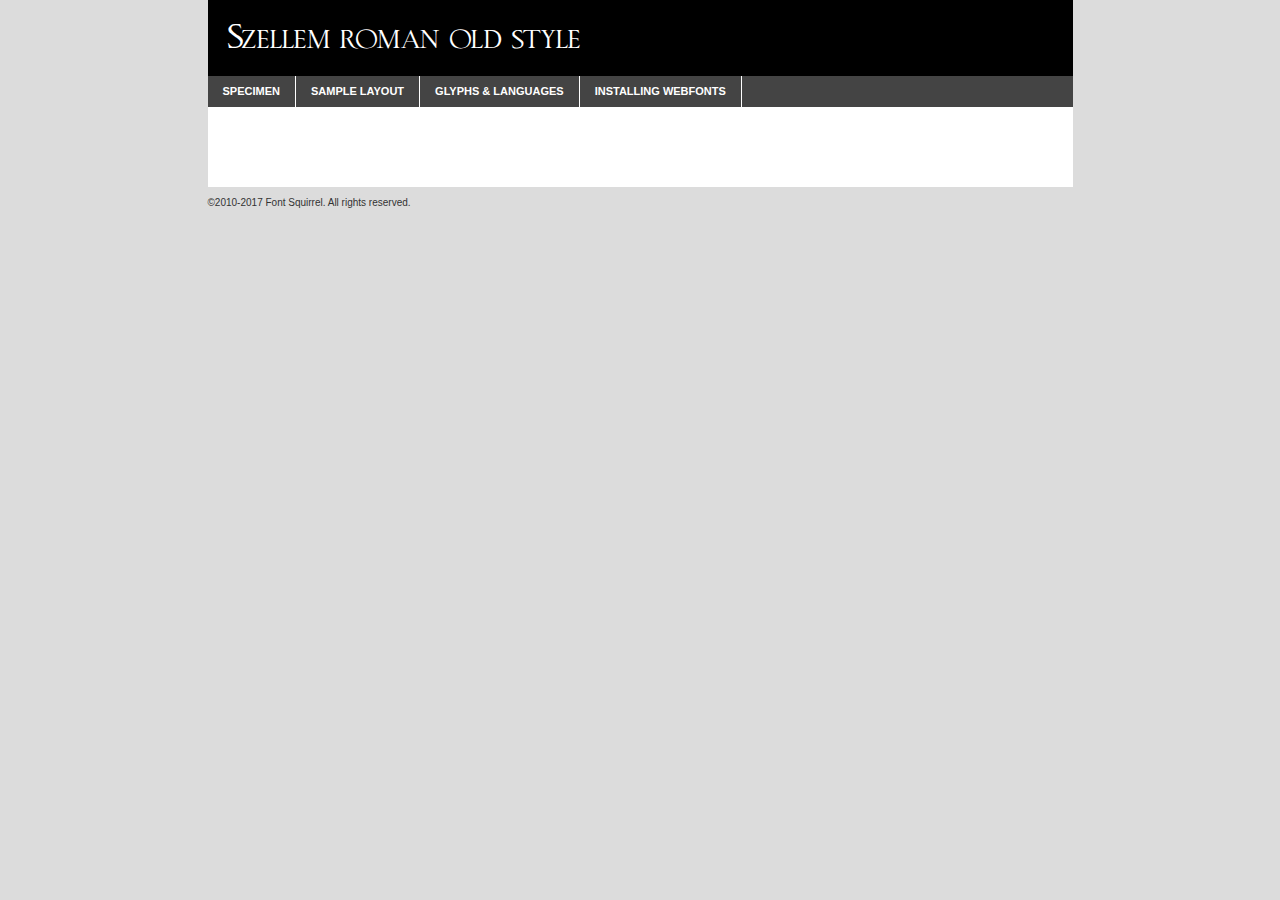
<file: LearningAboutTheLettersYoureReading/css/fonts/szellemserif-demo.html>
<!DOCTYPE html PUBLIC "-//W3C//DTD XHTML 1.0 Transitional//EN"
	"http://www.w3.org/TR/xhtml1/DTD/xhtml1-transitional.dtd">

<html xmlns="http://www.w3.org/1999/xhtml" xml:lang="en" lang="en">
<head>
	<meta http-equiv="Content-Type" content="text/html; charset=utf-8" />
	<script src="http://ajax.googleapis.com/ajax/libs/jquery/1.7.2/jquery.min.js" type="text/javascript" charset="utf-8"></script>
	<script type="text/javascript">
	(function($){$.fn.easyTabs=function(option){var param=jQuery.extend({fadeSpeed:"fast",defaultContent:1,activeClass:'active'},option);$(this).each(function(){var thisId="#"+this.id;if(param.defaultContent==''){param.defaultContent=1;}
	if(typeof param.defaultContent=="number")
	{var defaultTab=$(thisId+" .tabs li:eq("+(param.defaultContent-1)+") a").attr('href').substr(1);}else{var defaultTab=param.defaultContent;}
	$(thisId+" .tabs li a").each(function(){var tabToHide=$(this).attr('href').substr(1);$("#"+tabToHide).addClass('easytabs-tab-content');});hideAll();changeContent(defaultTab);function hideAll(){$(thisId+" .easytabs-tab-content").hide();}
	function changeContent(tabId){hideAll();$(thisId+" .tabs li").removeClass(param.activeClass);$(thisId+" .tabs li a[href=#"+tabId+"]").closest('li').addClass(param.activeClass);if(param.fadeSpeed!="none")
	{$(thisId+" #"+tabId).fadeIn(param.fadeSpeed);}else{$(thisId+" #"+tabId).show();}}
	$(thisId+" .tabs li").click(function(){var tabId=$(this).find('a').attr('href').substr(1);changeContent(tabId);return false;});});}})(jQuery);
	</script>
	<link rel="stylesheet" href="specimen_files/specimen_stylesheet.css" type="text/css" charset="utf-8" />
	<link rel="stylesheet" href="stylesheet.css" type="text/css" charset="utf-8" />

	<style type="text/css">
					body{
				font-family: 'szellemroman_old_style';
							}
		</style>

	<title>Szellem roman old style Specimen</title>
	
	
	<script type="text/javascript" charset="utf-8">
		$(document).ready(function() {
			$('#container').easyTabs({defaultContent:1});
		});
	</script>
</head>

<body>
<div id="container">
	<div id="header">
		Szellem roman old style	</div>
	<ul class="tabs">
		<li><a href="#specimen">Specimen</a></li>
		<li><a href="#layout">Sample Layout</a></li>
				<li><a href="#glyphs">Glyphs &amp; Languages</a></li>
		<li><a href="#installing">Installing Webfonts</a></li>
		
	</ul>
	
	<div id="main_content">

		
			<div id="specimen">
		
				<div class="section">
					<div class="grid12 firstcol">
						<div class="huge">AaBb</div>
					</div>
				</div>
		
				<div class="section">
					<div class="glyph_range">A&#x200B;B&#x200b;C&#x200b;D&#x200b;E&#x200b;F&#x200b;G&#x200b;H&#x200b;I&#x200b;J&#x200b;K&#x200b;L&#x200b;M&#x200b;N&#x200b;O&#x200b;P&#x200b;Q&#x200b;R&#x200b;S&#x200b;T&#x200b;U&#x200b;V&#x200b;W&#x200b;X&#x200b;Y&#x200b;Z&#x200b;a&#x200b;b&#x200b;c&#x200b;d&#x200b;e&#x200b;f&#x200b;g&#x200b;h&#x200b;i&#x200b;j&#x200b;k&#x200b;l&#x200b;m&#x200b;n&#x200b;o&#x200b;p&#x200b;q&#x200b;r&#x200b;s&#x200b;t&#x200b;u&#x200b;v&#x200b;w&#x200b;x&#x200b;y&#x200b;z&#x200b;1&#x200b;2&#x200b;3&#x200b;4&#x200b;5&#x200b;6&#x200b;7&#x200b;8&#x200b;9&#x200b;0&#x200b;&amp;&#x200b;.&#x200b;,&#x200b;?&#x200b;!&#x200b;&#64;&#x200b;(&#x200b;)&#x200b;#&#x200b;$&#x200b;%&#x200b;*&#x200b;+&#x200b;-&#x200b;=&#x200b;:&#x200b;;</div>
				</div>
				<div class="section">
					<div class="grid12 firstcol">
						<table class="sample_table">
							<tr><td>10</td><td class="size10">abcdefghijklmnopqrstuvwxyzABCDEFGHIJKLMNOPQRSTUVWXYZ0123456789abcdefghijklmnopqrstuvwxyzABCDEFGHIJKLMNOPQRSTUVWXYZ0123456789abcdefghijklmnopqrstuvwxyzABCDEFGHIJKLMNOPQRSTUVWXYZ</td></tr>
							<tr><td>11</td><td class="size11">abcdefghijklmnopqrstuvwxyzABCDEFGHIJKLMNOPQRSTUVWXYZ0123456789abcdefghijklmnopqrstuvwxyzABCDEFGHIJKLMNOPQRSTUVWXYZ0123456789abcdefghijklmnopqrstuvwxyzABCDEFGHIJKLMNOPQRSTUVWXYZ</td></tr>
							<tr><td>12</td><td class="size12">abcdefghijklmnopqrstuvwxyzABCDEFGHIJKLMNOPQRSTUVWXYZ0123456789abcdefghijklmnopqrstuvwxyzABCDEFGHIJKLMNOPQRSTUVWXYZ0123456789abcdefghijklmnopqrstuvwxyzABCDEFGHIJKLMNOPQRSTUVWXYZ</td></tr>
							<tr><td>13</td><td class="size13">abcdefghijklmnopqrstuvwxyzABCDEFGHIJKLMNOPQRSTUVWXYZ0123456789abcdefghijklmnopqrstuvwxyzABCDEFGHIJKLMNOPQRSTUVWXYZ0123456789abcdefghijklmnopqrstuvwxyzABCDEFGHIJKLMNOPQRSTUVWXYZ</td></tr>
							<tr><td>14</td><td class="size14">abcdefghijklmnopqrstuvwxyzABCDEFGHIJKLMNOPQRSTUVWXYZ0123456789abcdefghijklmnopqrstuvwxyzABCDEFGHIJKLMNOPQRSTUVWXYZ0123456789abcdefghijklmnopqrstuvwxyzABCDEFGHIJKLMNOPQRSTUVWXYZ</td></tr>
							<tr><td>16</td><td class="size16">abcdefghijklmnopqrstuvwxyzABCDEFGHIJKLMNOPQRSTUVWXYZ0123456789abcdefghijklmnopqrstuvwxyzABCDEFGHIJKLMNOPQRSTUVWXYZ</td></tr>
							<tr><td>18</td><td class="size18">abcdefghijklmnopqrstuvwxyzABCDEFGHIJKLMNOPQRSTUVWXYZ0123456789abcdefghijklmnopqrstuvwxyzABCDEFGHIJKLMNOPQRSTUVWXYZ</td></tr>
							<tr><td>20</td><td class="size20">abcdefghijklmnopqrstuvwxyzABCDEFGHIJKLMNOPQRSTUVWXYZ0123456789abcdefghijklmnopqrstuvwxyzABCDEFGHIJKLMNOPQRSTUVWXYZ</td></tr>
							<tr><td>24</td><td class="size24">abcdefghijklmnopqrstuvwxyzABCDEFGHIJKLMNOPQRSTUVWXYZ0123456789abcdefghijklmnopqrstuvwxyzABCDEFGHIJKLMNOPQRSTUVWXYZ</td></tr>
							<tr><td>30</td><td class="size30">abcdefghijklmnopqrstuvwxyzABCDEFGHIJKLMNOPQRSTUVWXYZ0123456789abcdefghijklmnopqrstuvwxyzABCDEFGHIJKLMNOPQRSTUVWXYZ</td></tr>
							<tr><td>36</td><td class="size36">abcdefghijklmnopqrstuvwxyzABCDEFGHIJKLMNOPQRSTUVWXYZ0123456789abcdefghijklmnopqrstuvwxyzABCDEFGHIJKLMNOPQRSTUVWXYZ</td></tr>
							<tr><td>48</td><td class="size48">abcdefghijklmnopqrstuvwxyzABCDEFGHIJKLMNOPQRSTUVWXYZ0123456789abcdefghijklmnopqrstuvwxyzABCDEFGHIJKLMNOPQRSTUVWXYZ</td></tr>
							<tr><td>60</td><td class="size60">abcdefghijklmnopqrstuvwxyzABCDEFGHIJKLMNOPQRSTUVWXYZ0123456789abcdefghijklmnopqrstuvwxyzABCDEFGHIJKLMNOPQRSTUVWXYZ</td></tr>
							<tr><td>72</td><td class="size72">abcdefghijklmnopqrstuvwxyzABCDEFGHIJKLMNOPQRSTUVWXYZ0123456789abcdefghijklmnopqrstuvwxyzABCDEFGHIJKLMNOPQRSTUVWXYZ</td></tr>
							<tr><td>90</td><td class="size90">abcdefghijklmnopqrstuvwxyzABCDEFGHIJKLMNOPQRSTUVWXYZ0123456789abcdefghijklmnopqrstuvwxyzABCDEFGHIJKLMNOPQRSTUVWXYZ</td></tr>
						</table>
				
					</div>
			
				</div>
		
		
		
								<div class="section" id="bodycomparison">


										<div id="xheight">
				<div class="fontbody">&#x25FC;&#x25FC;&#x25FC;&#x25FC;&#x25FC;&#x25FC;&#x25FC;&#x25FC;&#x25FC;&#x25FC;&#x25FC;&#x25FC;&#x25FC;&#x25FC;&#x25FC;&#x25FC;&#x25FC;&#x25FC;&#x25FC;&#x25FC;&#x25FC;&#x25FC;&#x25FC;&#x25FC;&#x25FC;&#x25FC;&#x25FC;&#x25FC;&#x25FC;&#x25FC;&#x25FC;&#x25FC;&#x25FC;&#x25FC;&#x25FC;&#x25FC;&#x25FC;&#x25FC;&#x25FC;&#x25FC;&#x25FC;&#x25FC;&#x25FC;&#x25FC;&#x25FC;&#x25FC;&#x25FC;&#x25FC;&#x25FC;&#x25FC;&#x25FC;&#x25FC;&#x25FC;&#x25FC;&#x25FC;&#x25FC;&#x25FC;&#x25FC;&#x25FC;&#x25FC;&#x25FC;&#x25FC;&#x25FC;&#x25FC;&#x25FC;&#x25FC;&#x25FC;&#x25FC;&#x25FC;&#x25FC;&#x25FC;&#x25FC;&#x25FC;&#x25FC;&#x25FC;&#x25FC;&#x25FC;&#x25FC;&#x25FC;&#x25FC;&#x25FC;&#x25FC;&#x25FC;&#x25FC;&#x25FC;&#x25FC;&#x25FC;&#x25FC;&#x25FC;&#x25FC;&#x25FC;&#x25FC;&#x25FC;&#x25FC;&#x25FC;&#x25FC;&#x25FC;&#x25FC;&#x25FC;body</div><div class="arialbody">body</div><div class="verdanabody">body</div><div class="georgiabody">body</div></div>
										<div class="fontbody" style="z-index:1">
											body<span>Szellem roman old style</span>
										</div>
										<div class="arialbody" style="z-index:1">
											body<span>Arial</span>
										</div>
										<div class="verdanabody" style="z-index:1">
											body<span>Verdana</span>
										</div>
										<div class="georgiabody" style="z-index:1">
											body<span>Georgia</span>
										</div>



								</div>
		
		
				<div class="section psample psample_row1" id="">
					
					<div class="grid2 firstcol">
						<p class="size10"><span>10.</span>Aenean lacinia bibendum nulla sed consectetur. Fusce dapibus, tellus ac cursus commodo, tortor mauris condimentum nibh, ut fermentum massa justo sit amet risus. Nullam id dolor id nibh ultricies vehicula ut id elit. Cum sociis natoque penatibus et magnis dis parturient montes, nascetur ridiculus mus. Nulla vitae elit libero, a pharetra augue.</p>
			
					</div>
					<div class="grid3">
						<p class="size11"><span>11.</span>Aenean lacinia bibendum nulla sed consectetur. Fusce dapibus, tellus ac cursus commodo, tortor mauris condimentum nibh, ut fermentum massa justo sit amet risus. Nullam id dolor id nibh ultricies vehicula ut id elit. Cum sociis natoque penatibus et magnis dis parturient montes, nascetur ridiculus mus. Nulla vitae elit libero, a pharetra augue.</p>
			
					</div>
					<div class="grid3">
						<p class="size12"><span>12.</span>Aenean lacinia bibendum nulla sed consectetur. Fusce dapibus, tellus ac cursus commodo, tortor mauris condimentum nibh, ut fermentum massa justo sit amet risus. Nullam id dolor id nibh ultricies vehicula ut id elit. Cum sociis natoque penatibus et magnis dis parturient montes, nascetur ridiculus mus. Nulla vitae elit libero, a pharetra augue.</p>
			
					</div>
					<div class="grid4">
						<p class="size13"><span>13.</span>Aenean lacinia bibendum nulla sed consectetur. Fusce dapibus, tellus ac cursus commodo, tortor mauris condimentum nibh, ut fermentum massa justo sit amet risus. Nullam id dolor id nibh ultricies vehicula ut id elit. Cum sociis natoque penatibus et magnis dis parturient montes, nascetur ridiculus mus. Nulla vitae elit libero, a pharetra augue.</p>
			
					</div>
					<div class="white_blend"></div>
					
				</div>
				<div class="section psample psample_row2" id="">
					<div class="grid3 firstcol">
						<p class="size14"><span>14.</span>Aenean lacinia bibendum nulla sed consectetur. Fusce dapibus, tellus ac cursus commodo, tortor mauris condimentum nibh, ut fermentum massa justo sit amet risus. Nullam id dolor id nibh ultricies vehicula ut id elit. Cum sociis natoque penatibus et magnis dis parturient montes, nascetur ridiculus mus. Nulla vitae elit libero, a pharetra augue.</p>
			
					</div>
					<div class="grid4">
						<p class="size16"><span>16.</span>Aenean lacinia bibendum nulla sed consectetur. Fusce dapibus, tellus ac cursus commodo, tortor mauris condimentum nibh, ut fermentum massa justo sit amet risus. Nullam id dolor id nibh ultricies vehicula ut id elit. Cum sociis natoque penatibus et magnis dis parturient montes, nascetur ridiculus mus. Nulla vitae elit libero, a pharetra augue.</p>
			
					</div>
					<div class="grid5">
						<p class="size18"><span>18.</span>Aenean lacinia bibendum nulla sed consectetur. Fusce dapibus, tellus ac cursus commodo, tortor mauris condimentum nibh, ut fermentum massa justo sit amet risus. Nullam id dolor id nibh ultricies vehicula ut id elit. Cum sociis natoque penatibus et magnis dis parturient montes, nascetur ridiculus mus. Nulla vitae elit libero, a pharetra augue.</p>
			
					</div>

					<div class="white_blend"></div>

				</div>
				
				<div class="section psample psample_row3" id="">
					<div class="grid5 firstcol">
						<p class="size20"><span>20.</span>Aenean lacinia bibendum nulla sed consectetur. Fusce dapibus, tellus ac cursus commodo, tortor mauris condimentum nibh, ut fermentum massa justo sit amet risus. Nullam id dolor id nibh ultricies vehicula ut id elit. Cum sociis natoque penatibus et magnis dis parturient montes, nascetur ridiculus mus. Nulla vitae elit libero, a pharetra augue.</p>
					</div>
					<div class="grid7">
						<p class="size24"><span>24.</span>Aenean lacinia bibendum nulla sed consectetur. Fusce dapibus, tellus ac cursus commodo, tortor mauris condimentum nibh, ut fermentum massa justo sit amet risus. Nullam id dolor id nibh ultricies vehicula ut id elit. Cum sociis natoque penatibus et magnis dis parturient montes, nascetur ridiculus mus. Nulla vitae elit libero, a pharetra augue.</p>
					</div>
					
					<div class="white_blend"></div>
					
				</div>
				
				<div class="section psample psample_row4" id="">
					<div class="grid12 firstcol">
						<p class="size30"><span>30.</span>Aenean lacinia bibendum nulla sed consectetur. Fusce dapibus, tellus ac cursus commodo, tortor mauris condimentum nibh, ut fermentum massa justo sit amet risus. Nullam id dolor id nibh ultricies vehicula ut id elit. Cum sociis natoque penatibus et magnis dis parturient montes, nascetur ridiculus mus. Nulla vitae elit libero, a pharetra augue.</p>
					</div>
					<div class="white_blend"></div>
					
				</div>
				
				
				
				<div class="section psample psample_row1 fullreverse">
					<div class="grid2 firstcol">
						<p class="size10"><span>10.</span>Aenean lacinia bibendum nulla sed consectetur. Fusce dapibus, tellus ac cursus commodo, tortor mauris condimentum nibh, ut fermentum massa justo sit amet risus. Nullam id dolor id nibh ultricies vehicula ut id elit. Cum sociis natoque penatibus et magnis dis parturient montes, nascetur ridiculus mus. Nulla vitae elit libero, a pharetra augue.</p>
			
					</div>
					<div class="grid3">
						<p class="size11"><span>11.</span>Aenean lacinia bibendum nulla sed consectetur. Fusce dapibus, tellus ac cursus commodo, tortor mauris condimentum nibh, ut fermentum massa justo sit amet risus. Nullam id dolor id nibh ultricies vehicula ut id elit. Cum sociis natoque penatibus et magnis dis parturient montes, nascetur ridiculus mus. Nulla vitae elit libero, a pharetra augue.</p>
			
					</div>
					<div class="grid3">
						<p class="size12"><span>12.</span>Aenean lacinia bibendum nulla sed consectetur. Fusce dapibus, tellus ac cursus commodo, tortor mauris condimentum nibh, ut fermentum massa justo sit amet risus. Nullam id dolor id nibh ultricies vehicula ut id elit. Cum sociis natoque penatibus et magnis dis parturient montes, nascetur ridiculus mus. Nulla vitae elit libero, a pharetra augue.</p>
			
					</div>
					<div class="grid4">
						<p class="size13"><span>13.</span>Aenean lacinia bibendum nulla sed consectetur. Fusce dapibus, tellus ac cursus commodo, tortor mauris condimentum nibh, ut fermentum massa justo sit amet risus. Nullam id dolor id nibh ultricies vehicula ut id elit. Cum sociis natoque penatibus et magnis dis parturient montes, nascetur ridiculus mus. Nulla vitae elit libero, a pharetra augue.</p>
			
					</div>
					<div class="black_blend"></div>
					
				</div>
				
				<div class="section psample psample_row2 fullreverse">
					<div class="grid3 firstcol">
						<p class="size14"><span>14.</span>Aenean lacinia bibendum nulla sed consectetur. Fusce dapibus, tellus ac cursus commodo, tortor mauris condimentum nibh, ut fermentum massa justo sit amet risus. Nullam id dolor id nibh ultricies vehicula ut id elit. Cum sociis natoque penatibus et magnis dis parturient montes, nascetur ridiculus mus. Nulla vitae elit libero, a pharetra augue.</p>
			
					</div>
					<div class="grid4">
						<p class="size16"><span>16.</span>Aenean lacinia bibendum nulla sed consectetur. Fusce dapibus, tellus ac cursus commodo, tortor mauris condimentum nibh, ut fermentum massa justo sit amet risus. Nullam id dolor id nibh ultricies vehicula ut id elit. Cum sociis natoque penatibus et magnis dis parturient montes, nascetur ridiculus mus. Nulla vitae elit libero, a pharetra augue.</p>
			
					</div>
					<div class="grid5">
						<p class="size18"><span>18.</span>Aenean lacinia bibendum nulla sed consectetur. Fusce dapibus, tellus ac cursus commodo, tortor mauris condimentum nibh, ut fermentum massa justo sit amet risus. Nullam id dolor id nibh ultricies vehicula ut id elit. Cum sociis natoque penatibus et magnis dis parturient montes, nascetur ridiculus mus. Nulla vitae elit libero, a pharetra augue.</p>
			
					</div>
					<div class="black_blend"></div>

				</div>
				
				<div class="section psample fullreverse psample_row3" id="">
					<div class="grid5 firstcol">
						<p class="size20"><span>20.</span>Aenean lacinia bibendum nulla sed consectetur. Fusce dapibus, tellus ac cursus commodo, tortor mauris condimentum nibh, ut fermentum massa justo sit amet risus. Nullam id dolor id nibh ultricies vehicula ut id elit. Cum sociis natoque penatibus et magnis dis parturient montes, nascetur ridiculus mus. Nulla vitae elit libero, a pharetra augue.</p>
					</div>
					<div class="grid7">
						<p class="size24"><span>24.</span>Aenean lacinia bibendum nulla sed consectetur. Fusce dapibus, tellus ac cursus commodo, tortor mauris condimentum nibh, ut fermentum massa justo sit amet risus. Nullam id dolor id nibh ultricies vehicula ut id elit. Cum sociis natoque penatibus et magnis dis parturient montes, nascetur ridiculus mus. Nulla vitae elit libero, a pharetra augue.</p>
					</div>
					
					<div class="black_blend"></div>
					
				</div>
				
				<div class="section psample fullreverse psample_row4" id="" style="border-bottom: 20px #000 solid;">
					<div class="grid12 firstcol">
						<p class="size30"><span>30.</span>Aenean lacinia bibendum nulla sed consectetur. Fusce dapibus, tellus ac cursus commodo, tortor mauris condimentum nibh, ut fermentum massa justo sit amet risus. Nullam id dolor id nibh ultricies vehicula ut id elit. Cum sociis natoque penatibus et magnis dis parturient montes, nascetur ridiculus mus. Nulla vitae elit libero, a pharetra augue.</p>
					</div>
					<div class="black_blend"></div>
					
				</div>
				
				
				
				
			</div>
			
			<div id="layout">
				
				<div class="section">
					
					<div class="grid12 firstcol">
						<h1>Lorem Ipsum Dolor</h1>
						<h2>Etiam porta sem malesuada magna mollis euismod</h2>
						
						<p class="byline">By <a href="#link">Aenean Lacinia</a></p>
					</div>
				</div>
				<div class="section">
					<div class="grid8 firstcol">
						<p class="large">Donec sed odio dui. Morbi leo risus, porta ac consectetur ac, vestibulum at eros. Fusce dapibus, tellus ac cursus commodo, tortor mauris condimentum nibh, ut fermentum massa justo sit amet risus. </p>

						
						<h3>Pellentesque ornare sem</h3>

						<p>Maecenas sed diam eget risus varius blandit sit amet non magna. Maecenas faucibus mollis interdum. Donec ullamcorper nulla non metus auctor fringilla. Nullam id dolor id nibh ultricies vehicula ut id elit. Nullam id dolor id nibh ultricies vehicula ut id elit. </p>

						<p>Aenean eu leo quam. Pellentesque ornare sem lacinia quam venenatis vestibulum. Lorem ipsum dolor sit amet, consectetur adipiscing elit. Cum sociis natoque penatibus et magnis dis parturient montes, nascetur ridiculus mus. </p>

						<p>Nulla vitae elit libero, a pharetra augue. Praesent commodo cursus magna, vel scelerisque nisl consectetur et. Aenean lacinia bibendum nulla sed consectetur. </p>

						<p>Nullam quis risus eget urna mollis ornare vel eu leo. Nullam quis risus eget urna mollis ornare vel eu leo. Maecenas sed diam eget risus varius blandit sit amet non magna. Donec ullamcorper nulla non metus auctor fringilla. </p>

						<h3>Cras mattis consectetur</h3>

						<p>Aenean eu leo quam. Pellentesque ornare sem lacinia quam venenatis vestibulum. Aenean lacinia bibendum nulla sed consectetur. Integer posuere erat a ante venenatis dapibus posuere velit aliquet. Cras mattis consectetur purus sit amet fermentum. </p>

						<p>Nullam id dolor id nibh ultricies vehicula ut id elit. Nullam quis risus eget urna mollis ornare vel eu leo. Cras mattis consectetur purus sit amet fermentum.</p>
					</div>
					
					<div class="grid4 sidebar">
						
						<div class="box reverse">
							<p class="last">Nullam quis risus eget urna mollis ornare vel eu leo. Donec ullamcorper nulla non metus auctor fringilla. Cras mattis consectetur purus sit amet fermentum. Sed posuere consectetur est at lobortis. Lorem ipsum dolor sit amet, consectetur adipiscing elit. </p>
						</div>
						
						<p class="caption">Maecenas sed diam eget risus varius.</p>

						<p>Vestibulum id ligula porta felis euismod semper. Integer posuere erat a ante venenatis dapibus posuere velit aliquet. Vestibulum id ligula porta felis euismod semper. Sed posuere consectetur est at lobortis. Maecenas sed diam eget risus varius blandit sit amet non magna. Fusce dapibus, tellus ac cursus commodo, tortor mauris condimentum nibh, ut fermentum massa justo sit amet risus. </p>

					

						<p>Duis mollis, est non commodo luctus, nisi erat porttitor ligula, eget lacinia odio sem nec elit. Aenean lacinia bibendum nulla sed consectetur. Vivamus sagittis lacus vel augue laoreet rutrum faucibus dolor auctor. Aenean lacinia bibendum nulla sed consectetur. Nullam quis risus eget urna mollis ornare vel eu leo. </p>

						<p>Praesent commodo cursus magna, vel scelerisque nisl consectetur et. Donec ullamcorper nulla non metus auctor fringilla. Maecenas faucibus mollis interdum. Fusce dapibus, tellus ac cursus commodo, tortor mauris condimentum nibh, ut fermentum massa justo sit amet risus. </p>

					</div>
				</div>
				
			</div>


			



		<div id="glyphs">
			<div class="section">
				<div class="grid12 firstcol">
			
				<h1>Language Support</h1>
				<p>The subset of Szellem roman old style in this kit supports the following languages:<br />
			
					English, Arrernte, Bislama, Cebuano, Fijian, Gilbertese, Hmong, Ibanag, Iloko_ilokano, Interglossa_glosa, Interlingua, Lojban, Norfolk_pitcairnese, Oromo, Rotokas, Seychelles_creole, Shona, Somali, Southern_ndebele, Swahili, Swati_swazi, Tok_pisin, Warlpiri, Xhosa, Zulu, Latinbasic				</p>
				<h1>Glyph Chart</h1>
				<p>The subset of Szellem roman old style in this kit includes all the glyphs listed below. Unicode entities are included above each glyph to help you insert individual characters into your layout.</p>
				<div id="glyph_chart">
			
																														 <div><p>&amp;#13;</p>&#13;</div>
																				 <div><p>&amp;#32;</p>&#32;</div>
																				 <div><p>&amp;#33;</p>&#33;</div>
																				 <div><p>&amp;#38;</p>&#38;</div>
																				 <div><p>&amp;#44;</p>&#44;</div>
																				 <div><p>&amp;#46;</p>&#46;</div>
																				 <div><p>&amp;#48;</p>&#48;</div>
																				 <div><p>&amp;#49;</p>&#49;</div>
																				 <div><p>&amp;#50;</p>&#50;</div>
																				 <div><p>&amp;#51;</p>&#51;</div>
																				 <div><p>&amp;#52;</p>&#52;</div>
																				 <div><p>&amp;#53;</p>&#53;</div>
																				 <div><p>&amp;#54;</p>&#54;</div>
																				 <div><p>&amp;#55;</p>&#55;</div>
																				 <div><p>&amp;#56;</p>&#56;</div>
																				 <div><p>&amp;#57;</p>&#57;</div>
																				 <div><p>&amp;#63;</p>&#63;</div>
																				 <div><p>&amp;#65;</p>&#65;</div>
																				 <div><p>&amp;#66;</p>&#66;</div>
																				 <div><p>&amp;#67;</p>&#67;</div>
																				 <div><p>&amp;#68;</p>&#68;</div>
																				 <div><p>&amp;#69;</p>&#69;</div>
																				 <div><p>&amp;#70;</p>&#70;</div>
																				 <div><p>&amp;#71;</p>&#71;</div>
																				 <div><p>&amp;#72;</p>&#72;</div>
																				 <div><p>&amp;#73;</p>&#73;</div>
																				 <div><p>&amp;#74;</p>&#74;</div>
																				 <div><p>&amp;#75;</p>&#75;</div>
																				 <div><p>&amp;#76;</p>&#76;</div>
																				 <div><p>&amp;#77;</p>&#77;</div>
																				 <div><p>&amp;#78;</p>&#78;</div>
																				 <div><p>&amp;#79;</p>&#79;</div>
																				 <div><p>&amp;#80;</p>&#80;</div>
																				 <div><p>&amp;#81;</p>&#81;</div>
																				 <div><p>&amp;#82;</p>&#82;</div>
																				 <div><p>&amp;#83;</p>&#83;</div>
																				 <div><p>&amp;#84;</p>&#84;</div>
																				 <div><p>&amp;#85;</p>&#85;</div>
																				 <div><p>&amp;#86;</p>&#86;</div>
																				 <div><p>&amp;#87;</p>&#87;</div>
																				 <div><p>&amp;#88;</p>&#88;</div>
																				 <div><p>&amp;#89;</p>&#89;</div>
																				 <div><p>&amp;#90;</p>&#90;</div>
																				 <div><p>&amp;#97;</p>&#97;</div>
																				 <div><p>&amp;#98;</p>&#98;</div>
																				 <div><p>&amp;#99;</p>&#99;</div>
																				 <div><p>&amp;#100;</p>&#100;</div>
																				 <div><p>&amp;#101;</p>&#101;</div>
																				 <div><p>&amp;#102;</p>&#102;</div>
																				 <div><p>&amp;#103;</p>&#103;</div>
																				 <div><p>&amp;#104;</p>&#104;</div>
																				 <div><p>&amp;#105;</p>&#105;</div>
																				 <div><p>&amp;#106;</p>&#106;</div>
																				 <div><p>&amp;#107;</p>&#107;</div>
																				 <div><p>&amp;#108;</p>&#108;</div>
																				 <div><p>&amp;#109;</p>&#109;</div>
																				 <div><p>&amp;#110;</p>&#110;</div>
																				 <div><p>&amp;#111;</p>&#111;</div>
																				 <div><p>&amp;#112;</p>&#112;</div>
																				 <div><p>&amp;#113;</p>&#113;</div>
																				 <div><p>&amp;#114;</p>&#114;</div>
																				 <div><p>&amp;#115;</p>&#115;</div>
																				 <div><p>&amp;#116;</p>&#116;</div>
																				 <div><p>&amp;#117;</p>&#117;</div>
																				 <div><p>&amp;#118;</p>&#118;</div>
																				 <div><p>&amp;#119;</p>&#119;</div>
																				 <div><p>&amp;#120;</p>&#120;</div>
																				 <div><p>&amp;#121;</p>&#121;</div>
																				 <div><p>&amp;#122;</p>&#122;</div>
																				 <div><p>&amp;#9724;</p>&#9724;</div>
																																						</div>	
				</div>
		
		
			</div>
		</div>
		
		
		<div id="specs">
			
		</div>
	
		<div id="installing">
			<div class="section">
				<div class="grid7 firstcol">
					<h1>Installing Webfonts</h1>
					
					<p>Webfonts are supported by all major browser platforms but not all in the same way. There are currently four different font formats that must be included in order to target all browsers. This includes TTF, WOFF, EOT and SVG.</p>
					
					<h2>1. Upload your webfonts</h2>
					<p>You must upload your webfont kit to your website. They should be in or near the same directory as your CSS files.</p>
					
					<h2>2. Include the webfont stylesheet</h2>
					<p>A special CSS @font-face declaration helps the various browsers select the appropriate font it needs without causing you a bunch of headaches. Learn more about this syntax by reading the <a href="https://www.fontspring.com/blog/further-hardening-of-the-bulletproof-syntax">Fontspring blog post</a> about it. The code for it is as follows:</p>


<code>
@font-face{ 
	font-family: 'MyWebFont';
	src: url('WebFont.eot');
	src: url('WebFont.eot?#iefix') format('embedded-opentype'),
	     url('WebFont.woff') format('woff'),
	     url('WebFont.ttf') format('truetype'),
	     url('WebFont.svg#webfont') format('svg');
}
</code>

	<p>We've already gone ahead and generated the code for you. All you have to do is link to the stylesheet in your HTML, like this:</p>
	<code>&lt;link rel=&quot;stylesheet&quot; href=&quot;stylesheet.css&quot; type=&quot;text/css&quot; charset=&quot;utf-8&quot; /&gt;</code>

					<h2>3. Modify your own stylesheet</h2>
					<p>To take advantage of your new fonts, you must tell your stylesheet to use them. Look at the original @font-face declaration above and find the property called "font-family." The name linked there will be what you use to reference the font. Prepend that webfont name to the font stack in the "font-family" property, inside the selector you want to change. For example:</p>
<code>p { font-family: 'WebFont', Arial, sans-serif; }</code>

<h2>4. Test</h2>
<p>Getting webfonts to work cross-browser <em>can</em> be tricky. Use the information in the sidebar to help you if you find that fonts aren't loading in a particular browser.</p>
				</div>
				
				<div class="grid5 sidebar">
					<div class="box">
						<h2>Troubleshooting<br />Font-Face Problems</h2>
						<p>Having trouble getting your webfonts to load in your new website? Here are some tips to sort out what might be the problem.</p>

						<h3>Fonts not showing in any browser</h3>

						<p>This sounds like you need to work on the plumbing. You either did not upload the fonts to the correct directory, or you did not link the fonts properly in the CSS. If you've confirmed that all this is correct and you still have a problem, take a look at your .htaccess file and see if requests are getting intercepted.</p>

						<h3>Fonts not loading in iPhone or iPad</h3>

						<p>The most common problem here is that you are serving the fonts from an IIS server. IIS refuses to serve files that have unknown MIME types. If that is the case, you must set the MIME type for SVG to "image/svg+xml" in the server settings. Follow these instructions from Microsoft if you need help.</p>

						<h3>Fonts not loading in Firefox</h3>

						<p>The primary reason for this failure? You are still using a version Firefox older than 3.5. So upgrade already! If that isn't it, then you are very likely serving fonts from a different domain. Firefox requires that all font assets be served from the same domain. Lastly it is possible that you need to add WOFF to your list of MIME types (if you are serving via IIS.)</p>

						<h3>Fonts not loading in IE</h3>

						<p>Are you looking at Internet Explorer on an actual Windows machine or are you cheating by using a service like Adobe BrowserLab? Many of these screenshot services do not render @font-face for IE. Best to test it on a real machine.</p>

						<h3>Fonts not loading in IE9</h3>

						<p>IE9, like Firefox, requires that fonts be served from the same domain as the website. Make sure that is the case.</p>
					</div>
				</div>
			</div>
			
		</div>
	
	</div>
	<div id="footer">
		<p>&copy;2010-2017 Font Squirrel. All rights reserved.</p>
	</div>
</div>
</body>
</html>
</file>
<file: LearningAboutTheLettersYoureReading/css/styles.css>
/*INDEX CSS*/

/*site font*/
*{font-family: 'Oswald', sans-serif;}

body{
    background-image:url("../img/bgimg.png");
}
/*navigation*/
#nav{
    display: inline;
    font-size: 30px;
    margin: 20px;    }
.navigation {
    text-align: right;}
.navigationfoot {
    text-align: right;
    display: block;
    float: right;
}

/*link decoration NO UNDERLINE and color change*/
a:link {
    text-decoration: none;
    color: #253946; /*blue color*/}
a:visited {
    text-decoration: none;
    color: #253946;}
a:hover {
    color: #ecaa92; /*dark peach color*/}

/*title*/
.title{
    display: inline;}
#titlealign{ 
    float: right;
    text-align: left;
    font-size: 80px;
    line-height: 40%;
    color: #253946;}
/*BITS*/
.bits{
    display: block;
    float: left;
}
.bitpagetitle{
    color: #2e4b46;
    font-size: 250px;
    text-align: right;
    float: left;
    display: block;
}
/*CLASSIFICATION*/
.classification{
    display:block;
    float: left;}
/*intro text*/
.intro{
   display: inline;}
p.introtext{
    color:#253946;
    width:400px;
    text-align: left;
    float: left;
    font-size: 22px;}

/*letter R*/
.letterr{
    display: block;
    font-size: 100px;
    float: left; 
    text-align: center; }
.serif{
    color:#253946;
    font-family: serif;}
.sansserif{
    color:#253946;
    font-family: sans-serif}
.monopsace{
    color:#253946;
    font-family: fantasy;}

.video{
    float: left;}

/*page title and content*/
.pagetitle{
    color: #2e4b46;
    font-size: 250px;
    text-align: right;
    line-height: 80%;}

/*HISTORY*/
.pagetitlehistory{
    color: #2e4b46;
    font-size: 250px;
    text-align: right;
    line-height: 80%;
    margin-left: 700px;
}
.history {
    display: block;
    float: left;}
.press{
    float:left;
    }

p.introbody{
    color: #253946;
    font-size: 24px;
    text-align: right;
    width:300px;
    float:right;
    margin-right: 20px;}


/*MY TYPE*/
/*type test*/
form{
    text-decoration: none;
}
input{
    width: 700px;
    height: 200px;
    font-size: 60px;
}

input:focus {
    outline:none;
}

/*buttons*/

button{
        background-color: #ecaa92; /* peachish color */
        border: none;
        color: white;
        padding: 15px 32px;
        text-align: center;
        text-decoration: none;
        display: inline-block;
        font-size: 80px;
        margin: 20px;
        opacity: .6;
}

button:focus {
    outline:none;
}
button:hover {
    opacity: 1;
}

#typetest{
    text-align: center;
    font-size: 120px;
}

.mytypetitle{
    color: #ecaa92;
    font-size: 60px;
}
.mytypeindex{
    display: block;
    float: left;
    margin-left: 350px;
}
/* FONT?*/
/* szellem*/
@font-face {
font-family: "szellemserif";
src: url("https://github.com/rachaelmillerart/Learning-About-Letters/css/fonts/szellemserif.eot");
src: url("https://github.com/rachaelmillerart/Learning-About-Letters/css/fonts/szellemserif.woff") format("woff"),
url("https://github.com/rachaelmillerart/Learning-About-Letters/css/fonts/szellemserif.otf") format("opentype"),
url("https://github.com/rachaelmillerart/Learning-About-Letters/css/fonts/szellemserif.svg#filename") format("svg");
}
/* squeetch*/
@font-face {
font-family: "squeetchsans";
src: url("https://github.com/rachaelmillerart/Learning-About-Letters/css/fonts/squeetchsans.eot");
src: url("https://github.com/rachaelmillerart/Learning-About-Letters/css/fonts/squeetchsans.woff") format("woff"),
url("https://github.com/rachaelmillerart/Learning-About-Letters/css/fonts/squeetchsans.otf") format("opentype"),
url("https://github.com/rachaelmillerart/Learning-About-Letters/css/fonts/squeetchsans.svg#filename") format("svg");
}


.pagetitlemytype{
    color: #2e4b46;
    font-size: 250px;
    display: block;
    text-align: right;
    margin: auto;
    margin-bottom: 0px;
}
</file>
<file: LearningAboutTheLettersYoureReading/bits/css/styles.css>
/*BITS CSS*/

/*site font*/
*{font-family: 'Oswald', sans-serif;}

body{
    background-image:url("../img/bgimg.png");
}
/*navigation*/
#nav{
    display: inline;
    font-size: 30px;
    margin: 20px;    }
.navigation {
    text-align: right;}

/*link decoration NO UNDERLINE and color change*/
a:link {
    text-decoration: none;
    color: #253946; /*blue color*/}
a:visited {
    text-decoration: none;
    color: #253946;}
a:hover {
    color: #ecaa92; /*dark peach color*/}

/*title*/
p{
    color: #ecaa92;
    font-size: 60px;}

/*PAGE SPECIFIC CSS*/

.largeRserif{
    font-family: serif;
    color: #2e4b46;
    font-size: 1000px;
    text-align: center;
    float:inherit;
}
/*page title and content*/
.pagetitle{
    color: #2e4b46;
    font-size: 250px;
    text-align: right;
    float: left;
    display: block;
}
</file>
<file: LearningAboutTheLettersYoureReading/classification/css/styles.css>
/*CLASSIFICATION CSS*/

/*site font*/
*{font-family: 'Oswald', sans-serif;}

body{
    background-image:url("../img/bgimg.png");
}
/*navigation*/
#nav{
    display: inline;
    font-size: 30px;
    margin: 20px;    }
.navigation {
    text-align: right;}


/*link decoration NO UNDERLINE and color change*/

a:link {
    text-decoration: none;
    color: #253946; /*blue color*/}
a:visited {
    text-decoration: none;
    color: #253946;}
a:hover {
    color: #ecaa92; /*dark peach color*/}



/*title*/
p.title{
    color: #ecaa92;
    font-size: 60px;}

/*PAGE SPECIFIC CSS*/

/*intro text*/
.intro{
    display: inline;}
p.introtext{
    color:#253946;
    width:400px;
    text-align: left;
    float: left;
    font-size: 22px;}

/*letter R*/
.letterr{
    display: block;
    font-size: 100px;
    float: left;
    text-align: center;}
.serif{
    color:#253946;
    font-family: serif;}
.sansserif{
    color:#253946;
    font-family: sans-serif}
.monopsace{
    color:#253946;
    font-family: fantasy;}

/*page title and content*/
.pagetitle{
    color: #2e4b46;
    font-size: 250px;
    text-align: right;
    line-height: 80%;}

.subtitle{
    color: #2e4b46;
    font-size: 100px;}
.subsubtitle{
    color: #253946;
    font-size: 50px;}
.bodytext {
    color: #253946;
    font-size: 24px;
    margin-right: 500px}
.bodytextright {
    color: #253946;
    font-size: 24px;
    margin-left: 500px}
</file>
<file: LearningAboutTheLettersYoureReading/history/css/styles.css>
/*HISTORY CSS*/

/*site font*/
*{font-family: 'Oswald', sans-serif;}

body{
    background-image:url("../img/bgimg.png");
}
/*navigation*/
#nav{
    display: inline;
    font-size: 30px;
    margin: 20px;    }
.navigation {
    text-align: right;}

/*link decoration NO UNDERLINE and color change*/
a:link {
    text-decoration: none;
    color: #253946; /*blue color*/}
a:visited {
    text-decoration: none;
    color: #253946;}
a:hover {
    color: #ecaa92; /*dark peach color*/}

/*title*/
p.title{
    color: #ecaa92;
    font-size: 60px;}

/*PAGE SPECIFIC CSS*/

.press{
    float:left;
    }

p.introbody{
    color: #253946;
    font-size: 24px;
    text-align: right;
    width:300px;
    float:right;
    margin-right: 20px;}

.pagetitle{
    color: #2e4b46;
    font-size: 300px;
    text-align: right;
    line-height: 80%;}

.bodytext{
    font-size: 20px;
    color: #253946;
    width: 600px;
    margin: 10px 165px 10px auto;}
</file>
<file: LearningAboutTheLettersYoureReading/mytype/css/styles.css>
/*MY TYPE CSS*/

/*site font*/
*{font-family: 'Oswald', sans-serif;}

body{
    background-image:url("../img/bgimg.png");
}
/*navigation*/
#nav{
    display: inline;
    font-size: 30px;
    margin: 20px;    }
.navigation {
    text-align: right;}

/*link decoration NO UNDERLINE and color change*/
a:link {
    text-decoration: none;
    color: #253946; /*blue color*/}
a:visited {
    text-decoration: none;
    color: #253946;}
a:hover {
    color: #ecaa92; /*dark peach color*/}

/*title*/
p{
    color: #ecaa92;
    font-size: 60px;}

/*PAGE SPECIFIC CSS*/

/*page title and content*/

.greentitle{
    color: #2e4b46;
    font-size: 245px;
    text-align: center;
    margin: 0px;
    margin-top: 2%;
    line-height: 110%;
}
/*type test*/
.testtitle{
    margin: 0px;
    margin-bottom: 0%;
}

form{
    text-decoration: none;
    margin-top: 20px;
}

input{
    width: 700px;
    height: 150px;
    font-size: inherit;
    border: 3px solid #555;
}
input:focus {
    outline:none;
}

/*buttons*/

button{
        background-color: #ecaa92; /* peachish color */
        border: none;
        color: white;
        padding: 15px 32px;
        text-align: center;
        text-decoration: none;
        display: inline-block;
        font-size: 80px;
        margin: 20px;
        opacity: .6;
}
button:focus {
    outline:none;
}
button:hover {
    opacity: 1;
}


#typetest{
    text-align: center;
    font-size: 100px;
    margin-top: 0px;
}

/* FONT?*/

@font-face {
font-family: "Squeetch";
src: url("css/fonts/squeetch/squeetch.eot");
src: 
url("css/fonts/squeetch/Squeetch.woff") format("woff"),
url("css/fonts/squeetch/Squeetch.otf") format("opentype"),
url("css/fonts/squeetch/Squeetch.svg#filename") format("svg");
}

@font-face {
font-family: "Squeetch Sans";
src: url("css/fonts/squeetch/squeetch.eot");
src: 
url("css/fonts/squeetch/Squeetch.woff") format("woff"),
url("css/fonts/squeetch/Squeetch.otf") format("opentype"),
url("css/fonts/squeetch/Squeetch.svg#filename") format("svg");
}
</file>
<file: LearningAboutTheLettersYoureReading/css/fonts/stylesheet.css>
/*! Generated by Font Squirrel (https://www.fontsquirrel.com) on May 5, 2019 */



@font-face {
    font-family: 'squeetch_sanssans_serif';
    src: url('squeetchsans.woff2') format('woff2'),
         url('squeetchsans.woff') format('woff');
    font-weight: normal;
    font-style: normal;

}




@font-face {
    font-family: 'szellemroman_old_style';
    src: url('szellemserif.woff2') format('woff2'),
         url('szellemserif.woff') format('woff');
    font-weight: normal;
    font-style: normal;

}
</file>
<file: LearningAboutTheLettersYoureReading/css/fonts/specimen_files/specimen_stylesheet.css>
@import url('grid_12-825-55-15.css');

/*  
	CSS Reset by Eric Meyer - Released under Public Domain
    http://meyerweb.com/eric/tools/css/reset/
*/
html, body, div, span, applet, object, iframe,
h1, h2, h3, h4, h5, h6, p, blockquote, pre,
a, abbr, acronym, address, big, cite, code,
del, dfn, em, font, img, ins, kbd, q, s, samp,
small, strike, strong, sub, sup, tt, var,
b, u, i, center, dl, dt, dd, ol, ul, li,
fieldset, form, label, legend, table, 
caption, tbody, tfoot, thead, tr, th, td 
                  {margin: 0;padding: 0;border: 0;outline: 0;
                  font-size: 100%;vertical-align: baseline;
                  background: transparent;}
body              {line-height: 1;}
ol, ul            {list-style: none;}
blockquote, q     {quotes: none;}
blockquote:before, blockquote:after,
q:before, q:after {content: '';	content: none;}
:focus            {outline: 0;}
ins               {text-decoration: none;}
del               {text-decoration: line-through;}
table             {border-collapse: collapse;border-spacing: 0;}




body {
	color: #000;
	background-color: #dcdcdc;
}

a {
	text-decoration: none;
	color: #1883ba;
}

h1{
	font-size: 32px;
	font-weight: normal;
	font-style: normal;
	margin-bottom: 18px;
}

h2{
	font-size: 18px;
}

#container {
	width: 865px;
	margin: 0px auto;
}


#header {
	padding: 20px;
	font-size: 36px;
	background-color: #000;
	color: #fff;
}

#header span {
	color: #666;
}
#main_content {
	background-color: #fff;
	padding: 60px 20px 20px;
}


#footer p {
	margin: 0;
	padding-top: 10px;
	padding-bottom: 50px;
	color: #333;
	font: 10px Arial, sans-serif;
}

.tabs {
	width: 100%;
	height: 31px;
	background-color: #444;
}
.tabs li {
	float:  left;
	margin: 0;
	overflow: hidden;
	background-color: #444;
}
.tabs li a {
	display: block;
	color: #fff;
	text-decoration: none;
	font: bold 11px/11px 'Arial';
	text-transform: uppercase;
	padding: 10px 15px;
	border-right: 1px solid #fff;
}

.tabs li a:hover {
		background-color: #00b3ff;

}

.tabs li.active a {
	color:  #000;
	background-color: #fff;
}



div.huge {
	
	font-size: 300px;
	line-height: 1em;
	padding: 0;
	letter-spacing: -.02em;
	overflow: hidden;
}
div.glyph_range {
	font-size: 72px;
	line-height: 1.1em;
}

.size10{ font-size: 10px; }
.size11{ font-size: 11px; }
.size12{ font-size: 12px; }
.size13{ font-size: 13px; }
.size14{ font-size: 14px; }
.size16{ font-size: 16px; }
.size18{ font-size: 18px; }
.size20{ font-size: 20px; }
.size24{ font-size: 24px; }
.size30{ font-size: 30px; }
.size36{ font-size: 36px; }
.size48{ font-size: 48px; }
.size60{ font-size: 60px; }
.size72{ font-size: 72px; }
.size90{ font-size: 90px; }


.psample_row1 {	height: 120px;}
.psample_row1 {	height: 120px;}
.psample_row2 {	height: 160px;}
.psample_row3 {	height: 160px;}
.psample_row4 {	height: 160px;}

.psample {
	overflow: hidden;
	position: relative;
}
.psample p {
	line-height: 1.3em;
	display: block;
	overflow: hidden;
	margin: 0;
}

.psample span {
	margin-right: .5em;
}

.white_blend {
	width: 100%;
	height: 61px;
	background-image: url([data-uri]);
	position: absolute;
	bottom: 0;
}
.black_blend {
	width: 100%;
	height: 61px;
	background-image: url([data-uri]);
	position: absolute;
	bottom: 0;
}
.fullreverse {
	background:  #000 !important;
	color:  #fff !important;
	margin-left: -20px;
	padding-left: 20px;
	margin-right: -20px;
	padding-right: 20px;
	padding: 20px;
	margin-bottom:0;
}


.sample_table td {
	padding-top: 3px;
	padding-bottom:5px;
	padding-left: 5px;
	vertical-align: middle;
	line-height: 1.2em;
}

.sample_table td:first-child {
	background-color: #eee;
	text-align: right;
	padding-right: 5px;
	padding-left: 0;
	padding: 5px;
	font: 11px/12px "Courier New", Courier, mono;
}

code {
	white-space: pre;
	background-color: #eee;
	display: block;
	padding: 10px;
	margin-bottom: 18px;
	overflow: auto;
}


.bottom,.last 	{margin-bottom:0 !important; padding-bottom:0 !important;}

.box  { 
  padding: 18px; 
  margin-bottom: 18px; 
  background: #eee; 
}

.reverse,.reversed { background:  #000 !important;color:  #fff !important; border: none !important;}

#bodycomparison {
	position: relative;
	overflow: hidden;
	font-size: 72px;
	height: 90px;
	white-space: nowrap;
}

#bodycomparison div{
	font-size: 72px;
	line-height: 90px;
	display: inline;
	margin: 0 15px 0 0;
	padding: 0;
}

#bodycomparison div span{
	font: 10px Arial;
	position: absolute;
	left: 0;
}
#xheight {
	float: none;
	position: absolute;
	color: #d9f3ff;
	font-size: 72px;
	line-height: 90px;
}

.fontbody {
 position: relative;
}
.arialbody{
	font-family: Arial;
	position: relative;
}
.verdanabody{
	font-family: Verdana;
	position: relative;
}
.georgiabody{
	font-family: Georgia;
	position: relative;
}

/* @group Layout page
 */

#layout h1 {
	font-size: 36px;
	line-height: 42px;
	font-weight: normal;
	font-style: normal;
}

#layout h2 {
	font-size: 24px;
	line-height: 23px;
	font-weight: normal;
	font-style: normal;
}

#layout h3 {
	font-size: 22px;
	line-height: 1.4em;
	margin-top: 1em;
	font-weight: normal;
	font-style: normal;
}


#layout p.byline {
	font-size: 12px;
	margin-top: 18px;
	line-height: 12px;
	margin-bottom: 0;
}
#layout p {
	font-size: 14px;
	line-height: 21px;
	margin-bottom: .5em;
}

#layout p.large{
	font-size: 18px;
	line-height: 26px;
}

#layout .sidebar p{
	font-size: 12px;
	line-height: 1.4em;
}

#layout p.caption {
	font-size: 10px;
	margin-top: -16px;
	margin-bottom: 18px;
}

/* @end */

/* @group Glyphs */

#glyph_chart div{
	background-color: #d9f3ff;
	color: black;
	float: left;
	font-size: 36px;
	height: 1.2em;
	line-height: 1.2em;
	margin-bottom: 1px;
	margin-right: 1px;
	text-align: center;
	width: 1.2em;
	position: relative;
	padding: .6em .2em .2em;
}

#glyph_chart div p {
	position: absolute;
	left: 0;
	top: 0;
	display: block;
	text-align: center;
	font: bold 9px Arial, sans-serif;
	background-color: #3a768f;
	width: 100%;
	color: #fff;
	padding: 2px 0;
}


#glyphs h1 {
	font-family: Arial, sans-serif;
}
/* @end */

/* @group Installing */

#installing {
	font: 13px Arial, sans-serif;
}

#installing p,
#glyphs p{
	line-height: 1.2em;
	margin-bottom: 18px;
	font: 13px Arial, sans-serif;
}



#installing h3{
	font-size: 15px;
	margin-top: 18px;
}

/* @end */

#rendering h1 {
	font-family: Arial, sans-serif;
}
.render_table td {
	font: 11px "Courier New", Courier, mono;
	vertical-align: middle;
}
</file>
